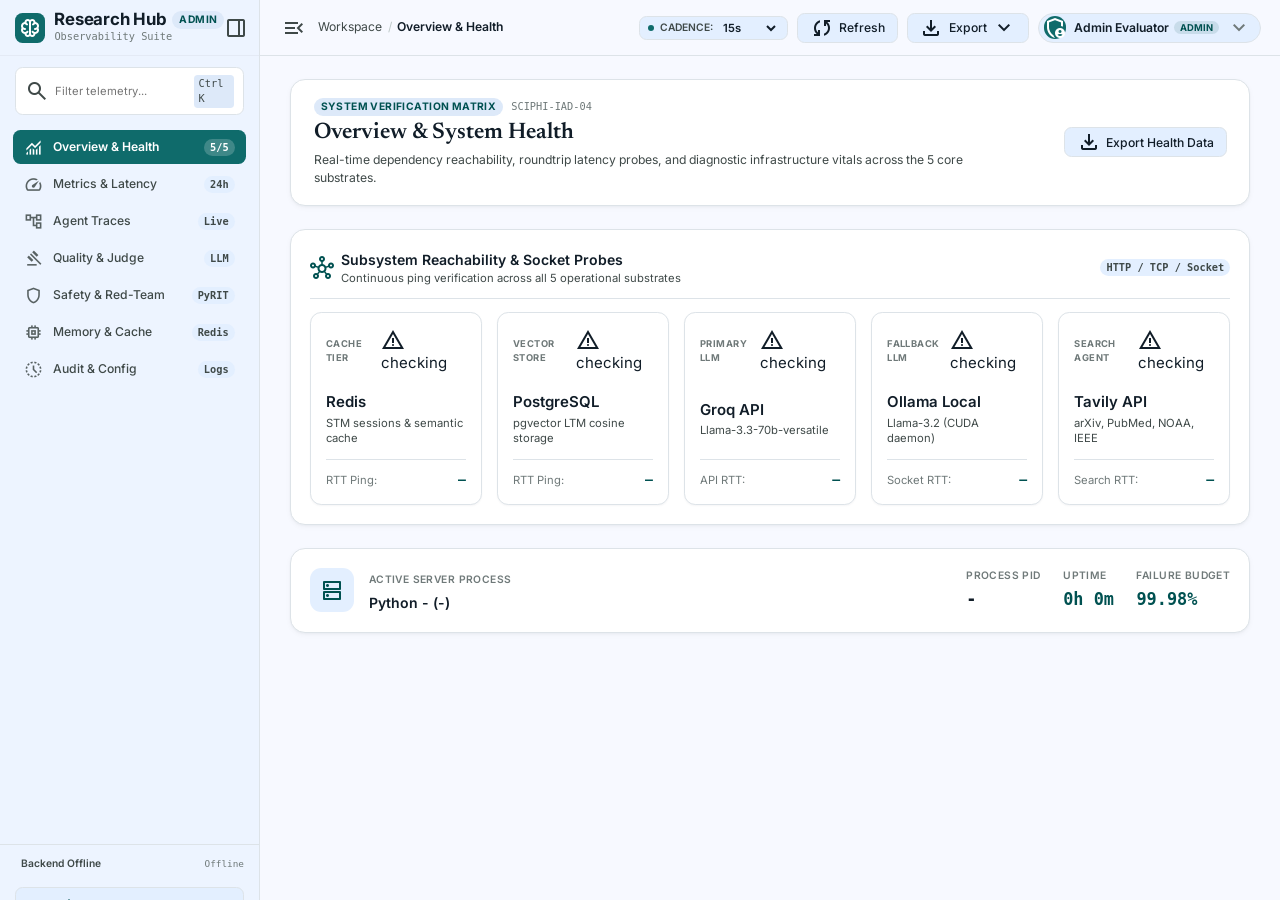
<file: ui/admin/index.html>
﻿<!DOCTYPE html>
<html lang="en">
<head>
  <meta charset="utf-8"/>
  <meta name="viewport" content="width=device-width, initial-scale=1.0"/>
  <title>Admin Observability Suite â€” Research Hub</title>
  <meta name="description" content="Granular diagnostics, telemetry, LangGraph 4-agent traces, quality scoring, safety red-teaming, and memory controls."/>

  <!-- Google Typography: Inter (UI), Newsreader (Editorial Serif), JetBrains Mono (Metrology) -->
  <link rel="preconnect" href="https://fonts.googleapis.com"/>
  <link rel="preconnect" href="https://fonts.gstatic.com" crossorigin=""/>
  <link href="https://fonts.googleapis.com/css2?family=Inter:wght@400;500;600;700&family=JetBrains+Mono:wght@400;500;600;700&family=Newsreader:ital,opsz,wght@0,6..72,400;0,6..72,500;1,6..72,400&display=swap" rel="stylesheet"/>
  <link href="https://fonts.googleapis.com/css2?family=Material+Symbols+Outlined:opsz,wght,FILL,GRAD@20..48,100..700,0..1,-50..200" rel="stylesheet"/>

  <!-- Shared Academic Editorial Intelligence Design System -->
  <link rel="stylesheet" href="../user/css/style.css"/>
  <link rel="stylesheet" href="css/admin-style.css"/>
</head>
<body>

  <div class="admin-layout" id="app-root">

    <!-- Mobile Sidebar Backdrop Overlay -->
    <div class="sidebar-backdrop" id="sidebar-backdrop"></div>

    <!-- ======================================================================
         LEFT SIDEBAR (Admin Observability Navigation)
         ====================================================================== -->
    <aside class="sidebar" id="sidebar">
      
      <!-- Brand & Collapser -->
      <div class="sidebar-header">
        <a href="index.html" class="brand-wrapper" title="Admin Observability Suite" style="text-decoration: none; color: inherit;">
          <div class="brand-icon" style="background-color: var(--primary-container); color: #ffffff;">
            <span class="material-symbols-outlined text-[18px]">neurology</span>
          </div>
          <div style="display: flex; flex-direction: column;">
            <div style="display: flex; align-items: center; gap: 6px;">
              <span class="brand-title">Research Hub</span>
              <span class="sidebar-admin-tag">Admin</span>
            </div>
            <span style="font-size: 0.6875rem; color: var(--outline); font-family: var(--font-mono);">Observability Suite</span>
          </div>
        </a>
        <button class="icon-btn" id="sidebar-close-btn" title="Close sidebar" type="button">
          <span class="material-symbols-outlined text-[18px]">dock_to_left</span>
        </button>
      </div>

      <!-- Action Search -->
      <div class="sidebar-actions">
        <div class="search-trigger-btn" style="cursor: default;">
          <div class="search-trigger-left" style="width: 100%;">
            <span class="material-symbols-outlined text-[16px]">search</span>
            <input
              type="text"
              id="headerGlobalSearch"
              placeholder="Filter telemetry..."
              style="background: transparent; border: none; outline: none; width: 100%; font-size: 0.75rem; color: var(--on-surface);"
            />
          </div>
          <kbd class="shortcut-kbd" style="background: var(--surface-container-high); color: var(--on-surface-variant);">Ctrl K</kbd>
        </div>
      </div>

      <!-- Observability Navigation Tabs -->
      <nav class="sidebar-nav" id="adminSidebarNav" style="gap: 3px;">
        <a class="admin-nav-item active" data-path="overview-health" href="#overview-health">
          <div class="admin-nav-item-left">
            <span class="material-symbols-outlined">monitoring</span>
            <span>Overview &amp; Health</span>
          </div>
          <span class="admin-nav-chip">5/5</span>
        </a>

        <a class="admin-nav-item" data-path="metrics-latency" href="#metrics-latency">
          <div class="admin-nav-item-left">
            <span class="material-symbols-outlined">speed</span>
            <span>Metrics &amp; Latency</span>
          </div>
          <span class="admin-nav-chip">24h</span>
        </a>

        <a class="admin-nav-item" data-path="agent-traces" href="#agent-traces">
          <div class="admin-nav-item-left">
            <span class="material-symbols-outlined">account_tree</span>
            <span>Agent Traces</span>
          </div>
          <span class="admin-nav-chip">Live</span>
        </a>

        <a class="admin-nav-item" data-path="quality-judge" href="#quality-judge">
          <div class="admin-nav-item-left">
            <span class="material-symbols-outlined">gavel</span>
            <span>Quality &amp; Judge</span>
          </div>
          <span class="admin-nav-chip">LLM</span>
        </a>

        <a class="admin-nav-item" data-path="safety-red-team" href="#safety-red-team">
          <div class="admin-nav-item-left">
            <span class="material-symbols-outlined">shield</span>
            <span>Safety &amp; Red-Team</span>
          </div>
          <span class="admin-nav-chip">PyRIT</span>
        </a>

        <a class="admin-nav-item" data-path="memory-cache" href="#memory-cache">
          <div class="admin-nav-item-left">
            <span class="material-symbols-outlined">memory</span>
            <span>Memory &amp; Cache</span>
          </div>
          <span class="admin-nav-chip">Redis</span>
        </a>

        <a class="admin-nav-item" data-path="audit-logs-config" href="#audit-logs-config">
          <div class="admin-nav-item-left">
            <span class="material-symbols-outlined">history_toggle_off</span>
            <span>Audit &amp; Config</span>
          </div>
          <span class="admin-nav-chip">Logs</span>
        </a>
      </nav>

      <!-- Sidebar Footer with Status & Password-Protected Return to User Mode -->
      <div class="sidebar-footer" style="flex-direction: column; align-items: stretch; gap: 0.5rem; padding: 0.75rem 1rem;">
        <div class="backend-status-pill" style="justify-content: space-between; width: 100%;">
          <div style="display: flex; align-items: center; gap: 6px;">
            <span class="status-dot-active"></span>
            <span style="font-size: 0.6875rem; font-weight: 600;">Live Backend</span>
          </div>
          <span style="font-size: 0.625rem; font-family: var(--font-mono); color: var(--outline);" id="lastCheckTimeDisplay">Live</span>
        </div>

        <button type="button" class="btn-sidebar-return-user" id="btn-sidebar-switch-user" title="Switch to Scholar Workspace (Password Required)">
          <span class="material-symbols-outlined text-[16px]">arrow_back</span>
          <span>Switch to User Mode</span>
        </button>
      </div>
    </aside>

    <!-- Mobile Sidebar Backdrop -->
    <div class="sidebar-backdrop" id="sidebar-backdrop"></div>

    <!-- ======================================================================
         MAIN CONTENT AREA
         ====================================================================== -->
    <div class="admin-main">
      
      <!-- Top App Header (Consistent with User Mode) -->
      <header class="app-header">
        <div class="header-left">
          <button class="icon-btn" id="btn-toggle-sidebar" title="Toggle navigation sidebar" type="button">
            <span class="material-symbols-outlined text-[20px]" id="sidebar-toggle-icon">menu_open</span>
          </button>
          <div class="header-breadcrumb">
            <span class="breadcrumb-root">Workspace</span>
            <span class="breadcrumb-sep">/</span>
            <span class="breadcrumb-current" id="admin-breadcrumb-title">Overview &amp; Health</span>
          </div>
        </div>

        <div class="header-right">
          <!-- Refresh Interval Selector -->
          <div style="display: flex; align-items: center; gap: 6px; padding: 3px 8px; border-radius: var(--radius-md); background: var(--surface-container); border: 1px solid var(--border-color); font-size: 0.75rem;">
            <span class="status-dot-active"></span>
            <span style="color: var(--on-surface-variant); font-size: 0.6875rem; font-weight: 600; text-transform: uppercase;">Cadence:</span>
            <select id="headerIntervalSelect" style="background: transparent; border: none; font-family: inherit; font-size: 0.75rem; color: var(--on-surface); font-weight: 600; outline: none; cursor: pointer;">
              <option value="15s" selected>15s</option>
              <option value="paused">Paused</option>
              <option value="5s">5s</option>
              <option value="30s">30s</option>
              <option value="60s">60s</option>
            </select>
          </div>

          <!-- Refresh Now Button -->
          <button class="btn-header-action" id="headerRefreshBtn" type="button" title="Poll Live Telemetry Now">
            <span class="material-symbols-outlined text-[16px]">sync</span>
            <span>Refresh</span>
          </button>

          <!-- Export Dropdown -->
          <div class="relative-dropdown-container" style="position: relative;">
            <button class="btn-header-action" id="headerExportBtn" type="button" title="Export Telemetry Data">
              <span class="material-symbols-outlined text-[16px]">download</span>
              <span>Export</span>
              <span class="material-symbols-outlined text-[14px]">expand_more</span>
            </button>
            <div class="profile-dropdown" id="exportDropdownMenu" style="right: 0; min-width: 160px; top: calc(100% + 6px);">
              <button class="profile-action-item" id="exportCsvAction" type="button">
                <span class="material-symbols-outlined text-[16px]">table_view</span>
                <span>Export CSV (.csv)</span>
              </button>
              <button class="profile-action-item" id="exportJsonAction" type="button">
                <span class="material-symbols-outlined text-[16px]">data_object</span>
                <span>Export JSON (.json)</span>
              </button>
            </div>
          </div>

          <!-- Profile Component: Exactly identical to User Mode -->
          <div class="profile-container" id="profile-container">
            <button class="btn-profile" id="btn-profile-trigger" type="button" title="Admin Profile &amp; Role Access">
              <div class="profile-avatar-badge" id="profile-avatar-badge" style="background: var(--primary-container); color: #ffffff;">
                <span class="material-symbols-outlined text-[16px]" id="profile-avatar-icon">admin_panel_settings</span>
              </div>
              <div class="profile-label-group">
                <span class="profile-user-name" id="profile-user-name">Admin Evaluator</span>
                <span class="profile-role-tag" id="profile-role-tag" style="background: rgba(0, 81, 81, 0.12); color: var(--primary);">Admin</span>
              </div>
              <span class="material-symbols-outlined text-[16px] profile-chevron" id="profile-chevron">expand_more</span>
            </button>

            <!-- Profile Dropdown Menu -->
            <div class="profile-dropdown" id="profile-dropdown">
              <div class="profile-dropdown-header">
                <div class="profile-dropdown-avatar" style="background: var(--primary-container); color: #ffffff;">
                  <span class="material-symbols-outlined text-[20px]">admin_panel_settings</span>
                </div>
                <div class="profile-dropdown-info">
                  <h4 class="profile-dropdown-name">Admin Evaluator</h4>
                  <p class="profile-dropdown-email">admin@platform.ai</p>
                  <div class="profile-status-pill">
                    <span class="status-dot-active"></span>
                    <span>System Admin (Evaluator)</span>
                  </div>
                </div>
              </div>

              <div class="profile-dropdown-divider"></div>

              <!-- Role Switcher: Switching to User asks for User Password! -->
              <div class="profile-role-section">
                <div class="profile-section-title">Login Role Access</div>
                <div class="profile-role-toggle-group">
                  <button class="profile-role-switch-btn" id="profile-switch-user" type="button">
                    <span class="material-symbols-outlined text-[15px]">person</span>
                    <span>User Mode</span>
                  </button>
                  <button class="profile-role-switch-btn active" id="profile-switch-admin" type="button">
                    <span class="material-symbols-outlined text-[15px]">admin_panel_settings</span>
                    <span>Admin Mode</span>
                  </button>
                </div>
                <p class="profile-role-desc">
                  Full model diagnostics active: LLM-as-a-judge scores, prompt critiques, and agent trace latencies are visible.
                </p>
              </div>

              <div class="profile-dropdown-divider"></div>

              <div class="profile-dropdown-actions">
                <button class="profile-action-item" id="btn-switch-to-user-dropdown" type="button">
                  <span class="material-symbols-outlined text-[16px]">logout</span>
                  <span>Switch to User Mode (Verify Password)</span>
                </button>
                <button class="profile-action-item" id="headerLogoutBtn" type="button">
                  <span class="material-symbols-outlined text-[16px]">lock</span>
                  <span>Lock Admin Session</span>
                </button>
              </div>
            </div>
          </div>
        </div>
      </header>

      <!-- Scrollable Admin Views Canvas -->
      <div class="admin-scroll-area">

        <!-- ==================== TAB 1: OVERVIEW & HEALTH ==================== -->
        <section id="panel-overview-health" class="admin-view-panel">
          <!-- Banner -->
          <div class="dashboard-banner">
            <div>
              <div style="display: flex; align-items: center; gap: 8px;">
                <span class="sidebar-admin-tag">System Verification Matrix</span>
                <span style="font-size: 0.6875rem; font-family: var(--font-mono); color: var(--outline);">SCIPHI-IAD-04</span>
              </div>
              <h1 class="dashboard-banner-title">Overview &amp; System Health</h1>
              <p class="dashboard-banner-desc">
                Real-time dependency reachability, roundtrip latency probes, and diagnostic infrastructure vitals across the 5 core substrates.
              </p>
            </div>
            <div class="dashboard-banner-actions">
              <button class="btn-header-action" onclick="AdminController.exportScoresData('csv')" type="button">
                <span class="material-symbols-outlined text-[18px]">download</span>
                <span>Export Health Data</span>
              </button>
            </div>
          </div>

          <!-- 5 Core Dependency Probes Grid -->
          <div class="admin-card">
            <div class="admin-card-header">
              <div class="admin-card-title-group">
                <span class="material-symbols-outlined text-[20px]" style="color: var(--primary);">hub</span>
                <div>
                  <h3 class="admin-card-title">Subsystem Reachability &amp; Socket Probes</h3>
                  <p class="admin-card-subtitle">Continuous ping verification across all 5 operational substrates</p>
                </div>
              </div>
              <span class="admin-nav-chip">HTTP / TCP / Socket</span>
            </div>

            <div class="probes-grid">
              <!-- 1. Redis -->
              <div class="probe-card">
                <div class="probe-card-top">
                  <span class="probe-tier-tag">Cache Tier</span>
                  <span id="status-redis" class="probe-status-badge">
                    <span class="material-symbols-outlined text-[13px]">hourglass_empty</span>
                    <span>Checking...</span>
                  </span>
                </div>
                <div>
                  <h4 class="probe-name">Redis</h4>
                  <p class="probe-desc">STM sessions &amp; semantic cache</p>
                </div>
                <div class="probe-metrology-row">
                  <span style="color: var(--outline);">RTT Ping:</span>
                  <span id="rtt-redis" class="probe-latency-val">â€”</span>
                </div>
              </div>

              <!-- 2. Postgres -->
              <div class="probe-card">
                <div class="probe-card-top">
                  <span class="probe-tier-tag">Vector Store</span>
                  <span id="status-postgres" class="probe-status-badge">
                    <span class="material-symbols-outlined text-[13px]">hourglass_empty</span>
                    <span>Checking...</span>
                  </span>
                </div>
                <div>
                  <h4 class="probe-name">PostgreSQL</h4>
                  <p class="probe-desc">pgvector LTM cosine storage</p>
                </div>
                <div class="probe-metrology-row">
                  <span style="color: var(--outline);">RTT Ping:</span>
                  <span id="rtt-postgres" class="probe-latency-val">â€”</span>
                </div>
              </div>

              <!-- 3. Groq LLM -->
              <div class="probe-card">
                <div class="probe-card-top">
                  <span class="probe-tier-tag">Primary LLM</span>
                  <span id="status-groq" class="probe-status-badge">
                    <span class="material-symbols-outlined text-[13px]">hourglass_empty</span>
                    <span>Checking...</span>
                  </span>
                </div>
                <div>
                  <h4 class="probe-name">Groq API</h4>
                  <p class="probe-desc">Llama-3.3-70b-versatile</p>
                </div>
                <div class="probe-metrology-row">
                  <span style="color: var(--outline);">API RTT:</span>
                  <span id="rtt-groq" class="probe-latency-val">â€”</span>
                </div>
              </div>

              <!-- 4. Ollama Local -->
              <div class="probe-card">
                <div class="probe-card-top">
                  <span class="probe-tier-tag">Fallback LLM</span>
                  <span id="status-ollama" class="probe-status-badge">
                    <span class="material-symbols-outlined text-[13px]">hourglass_empty</span>
                    <span>Checking...</span>
                  </span>
                </div>
                <div>
                  <h4 class="probe-name">Ollama Local</h4>
                  <p class="probe-desc">Llama-3.2 (CUDA daemon)</p>
                </div>
                <div class="probe-metrology-row">
                  <span style="color: var(--outline);">Socket RTT:</span>
                  <span id="rtt-ollama" class="probe-latency-val">â€”</span>
                </div>
              </div>

              <!-- 5. Tavily Search -->
              <div class="probe-card">
                <div class="probe-card-top">
                  <span class="probe-tier-tag">Search Agent</span>
                  <span id="status-tavily" class="probe-status-badge">
                    <span class="material-symbols-outlined text-[13px]">hourglass_empty</span>
                    <span>Checking...</span>
                  </span>
                </div>
                <div>
                  <h4 class="probe-name">Tavily API</h4>
                  <p class="probe-desc">arXiv, PubMed, NOAA, IEEE</p>
                </div>
                <div class="probe-metrology-row">
                  <span style="color: var(--outline);">Search RTT:</span>
                  <span id="rtt-tavily" class="probe-latency-val">â€”</span>
                </div>
              </div>
            </div>
          </div>

          <!-- Active Server Process Card -->
          <div class="process-runtime-card">
            <div style="display: flex; align-items: center; gap: 1rem;">
              <div style="width: 44px; height: 44px; border-radius: var(--radius-lg); background: var(--surface-container); display: flex; align-items: center; justify-content: center; color: var(--primary);">
                <span class="material-symbols-outlined text-[26px]">dns</span>
              </div>
              <div>
                <span class="process-stat-label">Active Server Process</span>
                <h4 style="font-size: 0.9375rem; font-weight: 600; color: var(--on-surface); margin-top: 2px;" id="healthPythonDisplay">â€”</h4>
              </div>
            </div>

            <div class="process-tiles-cluster">
              <div class="process-stat-tile">
                <span class="process-stat-label">Process PID</span>
                <span class="process-stat-val" id="healthPidDisplay">â€”</span>
              </div>
              <div class="process-stat-tile">
                <span class="process-stat-label">Uptime</span>
                <span class="process-stat-val" id="healthUptimeDisplay" style="color: var(--primary);">â€”</span>
              </div>
              <div class="process-stat-tile">
                <span class="process-stat-label">Failure Budget</span>
                <span class="process-stat-val" style="color: var(--primary);">99.98%</span>
              </div>
            </div>
          </div>
        </section>

        <!-- ==================== TAB 2: METRICS & LATENCY ==================== -->
        <section id="panel-metrics-latency" class="admin-view-panel hidden">
          <!-- Banner & Time Filter -->
          <div class="dashboard-banner">
            <div>
              <span class="sidebar-admin-tag">Performance Metrology</span>
              <h1 class="dashboard-banner-title">Metrics &amp; Latency Telemetry</h1>
              <p class="dashboard-banner-desc">
                Distribution percentiles, cache hit ratios, error rates, and provider fallback trends across time windows.
              </p>
            </div>
            <!-- Time Filter -->
            <div style="display: flex; align-items: center; gap: 4px; padding: 4px; border-radius: var(--radius-md); background: var(--surface-container); border: 1px solid var(--border-color);">
              <button class="time-pill-btn metrics-range-btn" data-range="1h">1h</button>
              <button class="time-pill-btn metrics-range-btn active" data-range="24h">24h</button>
              <button class="time-pill-btn metrics-range-btn" data-range="7d">7d</button>
              <button class="time-pill-btn metrics-range-btn" data-range="all">All</button>
            </div>
          </div>

          <!-- Top Throughput & Health Summary (5 Cards) -->
          <div class="summary-tiles-grid" style="grid-template-columns: repeat(auto-fit, minmax(180px, 1fr));">
            <div class="summary-stat-card">
              <span class="process-stat-label">Total Inquiries</span>
              <div class="summary-stat-num" id="metricTotalRequests">0</div>
              <span class="summary-stat-sub" style="color: var(--primary);">Live telemetry captured</span>
            </div>
            <div class="summary-stat-card">
              <span class="process-stat-label">Error Rate</span>
              <div class="summary-stat-num" id="metricErrorRate">0.00%</div>
              <span class="summary-stat-sub">Pipeline error ratio</span>
            </div>
            <div class="summary-stat-card">
              <span class="process-stat-label">Semantic Cache Hit Rate</span>
              <div class="summary-stat-num" id="metricCacheHitRate" style="color: var(--primary);">0.0%</div>
              <span class="summary-stat-sub" style="color: var(--primary);">Direct vector hits</span>
            </div>
            <div class="summary-stat-card">
              <span class="process-stat-label">Provider Fallbacks</span>
              <div class="summary-stat-num" id="metricFallbacks">0</div>
              <span class="summary-stat-sub">Fallback routing events</span>
            </div>
            <div class="summary-stat-card">
              <span class="process-stat-label">Tokens Consumed</span>
              <div class="summary-stat-num" id="metricTotalTokens" style="color: var(--primary);">0</div>
              <span class="summary-stat-sub" id="metricTokensSub">Prompt &amp; Completion tokens</span>
            </div>
          </div>

          <!-- End-to-End Latency Distribution -->
          <div class="admin-card">
            <div class="admin-card-header">
              <div class="admin-card-title-group">
                <span class="material-symbols-outlined text-[20px]" style="color: var(--primary);">timer</span>
                <div>
                  <h3 class="admin-card-title">End-to-End Synthesis Latency Distribution</h3>
                  <p class="admin-card-subtitle">Percentile boundaries computed over selected time window</p>
                </div>
              </div>
              <span class="admin-nav-chip">Percentile Metrics</span>
            </div>

            <div class="metric-tiles-grid">
              <div class="metric-tile">
                <span class="metric-tile-label">P50 (Median)</span>
                <span class="metric-tile-number" id="metricP50">â€”</span>
              </div>
              <div class="metric-tile">
                <span class="metric-tile-label">P90</span>
                <span class="metric-tile-number" id="metricP90">â€”</span>
              </div>
              <div class="metric-tile">
                <span class="metric-tile-label">P95</span>
                <span class="metric-tile-number accent" id="metricP95">â€”</span>
              </div>
              <div class="metric-tile">
                <span class="metric-tile-label">P99</span>
                <span class="metric-tile-number warning" id="metricP99">â€”</span>
              </div>
              <div class="metric-tile">
                <span class="metric-tile-label">Average</span>
                <span class="metric-tile-number" id="metricAvg">â€”</span>
              </div>
              <div class="metric-tile">
                <span class="metric-tile-label">Min / Max</span>
                <span class="metric-tile-number" id="metricMinMax" style="font-size: 0.9375rem;">â€”</span>
              </div>
            </div>
          </div>
        </section>

        <!-- ==================== TAB 3: AGENT TRACES & WATERFALL ==================== -->
        <section id="panel-agent-traces" class="admin-view-panel hidden">
          <!-- Banner & Outcome Filters -->
          <div class="dashboard-banner">
            <div>
              <span class="sidebar-admin-tag">LangGraph 4-Agent Pipeline</span>
              <h1 class="dashboard-banner-title">Agent Execution Traces</h1>
              <p class="dashboard-banner-desc">
                Inspect granular multi-agent execution spans, prompt cache efficiency, and step-by-step waterfall latency analysis.
              </p>
            </div>
            <!-- Status & Search Filter -->
            <div style="display: flex; align-items: center; gap: 8px; flex-wrap: wrap;">
              <div style="display: flex; align-items: center; gap: 4px; padding: 4px; border-radius: var(--radius-md); background: var(--surface-container); border: 1px solid var(--border-color);">
                <button class="time-pill-btn trace-filter-outcome active" data-outcome="all">All</button>
                <button class="time-pill-btn trace-filter-outcome" data-outcome="success">Success</button>
                <button class="time-pill-btn trace-filter-outcome" data-outcome="blocked">Blocked</button>
              </div>
              <div style="position: relative; display: flex; align-items: center;">
                <span class="material-symbols-outlined text-[15px]" style="position: absolute; left: 8px; color: var(--outline); pointer-events: none;">search</span>
                <input type="text" id="traceSearchInput" placeholder="Search inquiries or models..." style="padding: 0.35rem 0.65rem 0.35rem 1.75rem; font-size: 0.75rem; border-radius: var(--radius-md); border: 1px solid var(--border-color); background: var(--surface-container); color: var(--on-surface); outline: none; width: 190px;" />
              </div>
            </div>
          </div>

          <!-- Split Layout: Table (7) & Waterfall (5) -->
          <div class="traces-split-layout">
            <!-- Traces Table -->
            <div class="admin-table-container">
              <div class="admin-table-header">
                <span class="admin-card-title">Recorded Inquiries &amp; Traces</span>
                <span class="admin-card-subtitle">Click row to inspect waterfall</span>
              </div>
              <div class="admin-table-scroll">
                <table class="admin-table">
                  <thead>
                    <tr>
                      <th style="width: 85px;">Request ID</th>
                      <th>Inquiry &amp; Model Execution</th>
                      <th style="width: 85px;">Outcome</th>
                      <th style="width: 75px;">Duration</th>
                      <th style="width: 60px; text-align: center;">Cache</th>
                      <th style="width: 65px;">Score</th>
                      <th style="width: 45px; text-align: right;">Inspect</th>
                    </tr>
                  </thead>
                  <tbody id="tracesTableBody">
                    <!-- Injected dynamically via admin-app.js -->
                  </tbody>
                </table>
              </div>
            </div>

            <!-- Waterfall Inspector -->
            <div class="waterfall-inspector-card">
              <div style="display: flex; flex-direction: column; gap: 8px; padding-bottom: 0.75rem; border-bottom: 1px solid var(--border-color);">
                <div style="display: flex; align-items: center; justify-content: space-between;">
                  <span class="sidebar-admin-tag">Execution Waterfall</span>
                  <span id="waterfallDuration" style="font-family: var(--font-mono); font-weight: 700; color: var(--primary); font-size: 0.8125rem;">â€”</span>
                </div>
                <h3 id="waterfallTopicTitle" style="font-size: 1.0625rem; font-weight: 600; color: var(--on-surface); margin-top: 2px;">No Trace Selected</h3>
                <div style="display: flex; align-items: center; justify-content: space-between; font-family: var(--font-mono); font-size: 0.6875rem; color: var(--outline);">
                  <span id="waterfallRequestId">â€”</span>
                  <span id="waterfallModel">â€”</span>
                </div>

                <!-- Detailed Model, Fallback & Token Telemetry Box -->
                <div id="waterfallDiagnosticsCard" style="display: grid; grid-template-columns: repeat(2, 1fr); gap: 6px; padding: 8px; background: var(--surface-container-low); border: 1px solid var(--border-color); border-radius: var(--radius-md); font-family: var(--font-mono); font-size: 0.6875rem;">
                  <div style="display: flex; flex-direction: column; gap: 2px;">
                    <span style="color: var(--outline); text-transform: uppercase; font-size: 0.625rem;">Active Model</span>
                    <span id="waterfallModelBadge" style="font-weight: 600; color: var(--on-surface); word-break: break-all;">â€”</span>
                  </div>
                  <div style="display: flex; flex-direction: column; gap: 2px;">
                    <span style="color: var(--outline); text-transform: uppercase; font-size: 0.625rem;">Fallback Status</span>
                    <span id="waterfallFallbackBadge" style="font-weight: 600; color: var(--primary);">â€”</span>
                  </div>
                  <div style="display: flex; flex-direction: column; gap: 2px;">
                    <span style="color: var(--outline); text-transform: uppercase; font-size: 0.625rem;">Tokens Consumed</span>
                    <span id="waterfallTokensBadge" style="font-weight: 600; color: var(--primary);">â€”</span>
                  </div>
                  <div style="display: flex; flex-direction: column; gap: 2px;">
                    <span style="color: var(--outline); text-transform: uppercase; font-size: 0.625rem;">Est. Cost / Score</span>
                    <span id="waterfallCostBadge" style="font-weight: 600; color: var(--on-surface);">â€”</span>
                  </div>
                </div>

                <!-- Fallback Details Alert Banner (Visible when fallback occurred) -->
                <div id="waterfallFallbackAlert" style="display: none; padding: 6px 8px; background: rgba(234, 155, 0, 0.12); border: 1px solid rgba(234, 155, 0, 0.3); border-radius: var(--radius-sm); font-size: 0.6875rem; color: #b45309;">
                  <span class="material-symbols-outlined text-[14px]" style="vertical-align: middle; margin-right: 4px;">warning</span>
                  <span id="waterfallFallbackText">Fallback triggered</span>
                </div>

                <!-- Process Token Consumption Belt (Search, Summarize, Write, Verify...) -->
                <div id="waterfallProcessTokensSection" style="display: flex; flex-direction: column; gap: 6px; padding: 8px 10px; background: var(--surface-container); border: 1px solid var(--border-color); border-radius: var(--radius-md);">
                  <div style="display: flex; align-items: center; justify-content: space-between;">
                    <span style="font-size: 0.6875rem; font-weight: 700; color: var(--on-surface); text-transform: uppercase; letter-spacing: 0.04em; display: flex; align-items: center; gap: 4px;">
                      <span class="material-symbols-outlined text-[15px]" style="color: var(--primary);">donut_small</span>
                      Process Token Breakdown
                    </span>
                    <span id="waterfallProcessTokensTotal" style="font-family: var(--font-mono); font-size: 0.6875rem; font-weight: 700; color: var(--primary);">0 tokens</span>
                  </div>

                  <!-- Segmented visual proportion bar -->
                  <div id="waterfallProcessTokensBar" style="display: flex; width: 100%; height: 6px; border-radius: 9999px; overflow: hidden; background: var(--surface-container-high); gap: 2px;">
                    <!-- Segmented spans injected dynamically -->
                  </div>

                  <!-- Chips for Router, Search, Summarize, Write, Verify -->
                  <div id="waterfallProcessTokensChips" style="display: flex; flex-wrap: wrap; gap: 4px; margin-top: 2px;">
                    <!-- Process badges injected dynamically -->
                  </div>
                </div>
              </div>

              <!-- Steps Breakdown Container -->
              <div style="display: flex; flex-direction: column; gap: 0.625rem; overflow-y: auto; max-height: 440px; padding-right: 4px;" id="waterfallStepsContainer">
                <!-- Injected dynamically via renderTraceWaterfall -->
              </div>
            </div>
          </div>
        </section>

        <!-- ==================== TAB 4: QUALITY & LLM-AS-A-JUDGE ==================== -->
        <section id="panel-quality-judge" class="admin-view-panel hidden">
          <!-- Banner & Action -->
          <div class="dashboard-banner">
            <div>
              <span class="sidebar-admin-tag">Automated &amp; Human Evaluation</span>
              <h1 class="dashboard-banner-title">Quality &amp; LLM-as-a-Judge</h1>
              <p class="dashboard-banner-desc">
                Continuous automated evaluation scores ingested from <code style="font-family: var(--font-mono); color: var(--primary);">logs/scores.jsonl</code> with human reviewer calibration.
              </p>
            </div>
            <button class="btn-header-action" onclick="AdminController.exportScoresData('json')" type="button" style="padding: 0.5rem 1rem; width: auto;">
              <span class="material-symbols-outlined text-[18px]">data_object</span>
              <span>Export Scores</span>
            </button>
          </div>

          <!-- Gauges Cluster -->
          <div class="metric-tiles-grid">
            <div class="metric-tile">
              <span class="metric-tile-label">Average Overall</span>
              <span class="metric-tile-number accent" id="qualityAvgOverall">â€”</span>
            </div>
            <div class="metric-tile">
              <span class="metric-tile-label">Relevance</span>
              <span class="metric-tile-number" id="qualityAvgRelevance">â€”</span>
            </div>
            <div class="metric-tile">
              <span class="metric-tile-label">Accuracy</span>
              <span class="metric-tile-number" id="qualityAvgAccuracy">â€—</span>
            </div>
            <div class="metric-tile">
              <span class="metric-tile-label">Clarity</span>
              <span class="metric-tile-number" id="qualityAvgClarity">â€—</span>
            </div>
            <div class="metric-tile">
              <span class="metric-tile-label">Low Scores (<7.0)</span>
              <span class="metric-tile-number warning" id="qualityLowScoreCount">0</span>
            </div>
            <div class="metric-tile">
              <span class="metric-tile-label">Human Reviews</span>
              <span class="metric-tile-number" id="qualityHumanReviewsCount">0</span>
            </div>
          </div>

          <!-- Scores Table -->
          <div class="admin-table-container">
            <div class="admin-table-header">
              <span class="admin-card-title">Evaluation Scores Feed</span>
              <span class="admin-card-subtitle">Total records: <span id="qualityTotalGraded">0</span></span>
            </div>
            <div class="admin-table-scroll">
              <table class="admin-table">
                <thead>
                  <tr>
                    <th>Research Topic</th>
                    <th>Overall</th>
                    <th>Rel</th>
                    <th>Acc</th>
                    <th>Cla</th>
                    <th>Status</th>
                    <th>Judge Critique</th>
                  </tr>
                </thead>
                <tbody id="qualityScoresTableBody">
                  <!-- Injected via admin-app.js -->
                </tbody>
              </table>
            </div>
          </div>

          <!-- Human Reviews Table -->
          <div class="admin-table-container">
            <div class="admin-table-header">
              <div style="display: flex; align-items: center; justify-content: space-between; flex-wrap: wrap; gap: 8px;">
                <span class="admin-card-title">Human Evaluation Reviews</span>
                <button class="btn-header-action" onclick="AdminController.openHumanReviewModal()" type="button" style="padding: 0.5rem 1rem; width: auto;">
                  <span class="material-symbols-outlined text-[16px]">add</span>
                  <span>Add Human Review</span>
                </button>
              </div>
              <span class="admin-card-subtitle">Human reviewer calibration separate from automated LLM-as-a-judge scores</span>
            </div>
            <div class="admin-table-scroll">
              <table class="admin-table">
                <thead>
                  <tr>
                    <th>Topic</th>
                    <th>Reviewer</th>
                    <th>Overall</th>
                    <th>Rel</th>
                    <th>Acc</th>
                    <th>Cla</th>
                    <th>Status</th>
                    <th>Flagged for Rerun</th>
                    <th>Feedback Notes</th>
                    <th>Time (IST)</th>
                  </tr>
                </thead>
                <tbody id="qualityHumanReviewsTableBody">
                  <!-- Injected via admin-app.js -->
                </tbody>
              </table>
            </div>
          </div>
        </section>

        <!-- ==================== TAB 5: SAFETY & RED-TEAMING ==================== -->
        <section id="panel-safety-red-team" class="admin-view-panel hidden">
          <!-- Banner -->
          <div class="dashboard-banner">
            <div>
              <span class="sidebar-admin-tag">Guardrails &amp; Adversarial Benchmarking</span>
              <h1 class="dashboard-banner-title">Safety &amp; Red-Teaming</h1>
              <p class="dashboard-banner-desc">
                Real guardrail blocks from user traffic, kept separate from PyRIT red-team test runs. Events caused by red-team runs are tagged and hidden from production incidents by default.
              </p>
            </div>
            <div class="safety-toolbar">
              <button type="button" class="btn-header-action" id="safetyRefreshButton" title="Reload safety events and red-team results">
                <span class="material-symbols-outlined text-[16px]">sync</span>
                Refresh
              </button>
            </div>
          </div>

          <!-- PyRIT Benchmark Suite -->
          <div class="admin-card">
            <div class="admin-card-header">
              <div class="admin-card-title-group">
                <span class="material-symbols-outlined text-[20px]" style="color: var(--primary);">shield</span>
                <div>
                  <h3 class="admin-card-title">Live PyRIT Platform Integration Test</h3>
                  <p class="admin-card-subtitle">Runs fixed direct-injection cases through the real API and indirect XPIA cases through LangGraph agents.</p>
                </div>
              </div>
              <span class="admin-nav-chip">Fixed case set</span>
            </div>

            <div class="admin-card-subtitle" id="safetyRedteamRunMeta">Loading latest benchmark...</div>
            <p class="admin-card-subtitle" id="safetyRedteamScopeNote" style="color: var(--error); margin-top: 6px;">
              Live run: tests this platform only with up to 11 fixed cases. It invokes the configured LLM and may consume provider quota; if a direct attack bypasses input checks, the normal research pipeline (including configured search) may run. Defenses stay enabled.
            </p>
            <div class="safety-toolbar" style="margin: 8px 0;">
              <select id="safetyRedteamScope" class="safety-select" aria-label="Red-team case set">
                <option value="all">All cases (6 indirect + 5 direct)</option>
                <option value="direct">Direct jailbreaks only (5, fast)</option>
              </select>
              <button type="button" id="safetyRunRedteamButton" class="btn-header-action">
                <span class="material-symbols-outlined text-[16px]">play_circle</span>
                Run Live Platform Test
              </button>
              <button type="button" class="btn-header-action" data-safety-export="redteam" data-format="json" title="Download the latest red-team results as JSON">
                <span class="material-symbols-outlined text-[16px]">download</span>
                Results JSON
              </button>
              <button type="button" class="btn-header-action" data-safety-export="redteam" data-format="csv" title="Download the latest red-team results as CSV">
                <span class="material-symbols-outlined text-[16px]">download</span>
                Results CSV
              </button>
              <span class="admin-card-subtitle" id="safetyRedteamRunStatus"></span>
            </div>

            <div class="summary-tiles-grid">
              <div class="metric-tile">
                <span class="metric-tile-label">Defense Rate</span>
                <span class="metric-tile-number accent" id="safetyDefenseRate">&mdash;</span>
              </div>
              <div class="metric-tile">
                <span class="metric-tile-label">Attacks Defended</span>
                <span class="metric-tile-number" id="safetyTotalAttacks">0 / 0</span>
              </div>
              <div class="metric-tile">
                <span class="metric-tile-label">Reached User</span>
                <span class="metric-tile-number" id="safetyRedteamBreached">0</span>
              </div>
              <div class="metric-tile">
                <span class="metric-tile-label">Indirect Attacks (XPIA)</span>
                <span class="metric-tile-number" id="safetyIndirectAttacks">0</span>
              </div>
              <div class="metric-tile">
                <span class="metric-tile-label">Direct Jailbreaks</span>
                <span class="metric-tile-number" id="safetyDirectAttacks">0</span>
              </div>
              <div class="metric-tile">
                <span class="metric-tile-label">Run Errors</span>
                <span class="metric-tile-number" id="safetyRedteamErrors">0</span>
              </div>
            </div>
            <div class="admin-table-scroll" style="margin-top:12px;">
              <table class="admin-table">
                <thead>
                  <tr><th>Attack</th><th>Preview</th><th>Status</th><th>Evidence / Error</th></tr>
                </thead>
                <tbody id="safetyRedteamAttacksBody">
                  <tr><td colspan="4">No persisted benchmark loaded.</td></tr>
                </tbody>
              </table>
            </div>

            <h4 class="admin-card-title" style="margin-top:16px; font-size: 0.9rem;">Previous Runs</h4>
            <div class="admin-table-scroll" style="margin-top:6px;">
              <table class="admin-table">
                <thead>
                  <tr><th>Recorded</th><th>Run ID</th><th>Case Set</th><th>Mode</th><th>Defended</th><th>Reached User</th><th>Errors</th><th>Defense Rate</th></tr>
                </thead>
                <tbody id="safetyRedteamHistoryBody">
                  <tr><td colspan="8">No previous runs recorded.</td></tr>
                </tbody>
              </table>
            </div>
          </div>

          <!-- Production Incidents -->
          <div class="admin-table-container">
            <div class="admin-table-header">
              <span class="admin-card-title">Live Production Safety Incidents</span>
              <span class="admin-card-subtitle">PII-Sanitized Excerpts (&lt;160 chars). Click a row for details.</span>
            </div>

            <div class="summary-tiles-grid" style="padding: 0 16px;">
              <div class="metric-tile">
                <span class="metric-tile-label">Total Incidents</span>
                <span class="metric-tile-number" id="safetySummaryTotal">0</span>
              </div>
              <div class="metric-tile">
                <span class="metric-tile-label">Last 24 Hours</span>
                <span class="metric-tile-number" id="safetySummaryWindow">0</span>
              </div>
              <div class="metric-tile">
                <span class="metric-tile-label">Blocked</span>
                <span class="metric-tile-number" id="safetySummaryBlocked">0</span>
              </div>
              <div class="metric-tile">
                <span class="metric-tile-label">Sanitized (XPIA)</span>
                <span class="metric-tile-number" id="safetySummarySanitized">0</span>
              </div>
              <div class="metric-tile">
                <span class="metric-tile-label">Latest Incident</span>
                <span class="metric-tile-number" id="safetySummaryLatest" style="font-size: 0.85rem;">&mdash;</span>
              </div>
            </div>

            <div class="safety-toolbar" style="padding: 8px 16px;">
              <select id="safetyFilterSource" class="safety-select" aria-label="Event source">
                <option value="production">Production traffic</option>
                <option value="redteam">Red-team test traffic</option>
                <option value="all">All sources</option>
              </select>
              <select id="safetyFilterCheckType" class="safety-select" aria-label="Check type">
                <option value="">All check types</option>
                <option value="input_rule">Input Rule</option>
                <option value="input_llm">Input LLM Guard</option>
                <option value="output_rule">Output Rule</option>
                <option value="output_llm">Output LLM Guard</option>
                <option value="search_xpia">Search Injection / XPIA</option>
              </select>
              <select id="safetyFilterOutcome" class="safety-select" aria-label="Outcome">
                <option value="">All outcomes</option>
                <option value="blocked">Blocked</option>
                <option value="sanitized">Sanitized</option>
                <option value="flagged">Flagged</option>
              </select>
              <button type="button" class="btn-header-action" data-safety-export="events" data-format="json" title="Download the events shown below as JSON">
                <span class="material-symbols-outlined text-[16px]">download</span>
                Events JSON
              </button>
              <button type="button" class="btn-header-action" data-safety-export="events" data-format="csv" title="Download the events shown below as CSV">
                <span class="material-symbols-outlined text-[16px]">download</span>
                Events CSV
              </button>
              <span class="admin-card-subtitle" id="safetyEventsCount"></span>
            </div>

            <div class="admin-table-scroll">
              <table class="admin-table">
                <thead>
                  <tr>
                    <th>Time</th>
                    <th>Event ID</th>
                    <th>Check Type</th>
                    <th>Reason</th>
                    <th>Sanitized Excerpt</th>
                    <th>Outcome</th>
                  </tr>
                </thead>
                <tbody id="safetyEventsTableBody">
                  <!-- Injected via admin-app.js -->
                </tbody>
              </table>
            </div>
          </div>
        </section>

        <!-- ==================== TAB 6: MEMORY & CACHE ==================== -->
        <section id="panel-memory-cache" class="admin-view-panel hidden">
          <!-- Banner & Action -->
          <div class="dashboard-banner">
            <div>
              <span class="sidebar-admin-tag">Data Substrate Management</span>
              <h1 class="dashboard-banner-title">Memory &amp; Semantic Cache</h1>
              <p class="dashboard-banner-desc">
                Inspect indexed long-term monographs, redis semantic cache entries with TTL countdowns, and active researcher session metadata.
              </p>
            </div>
            <button class="btn-header-action" id="clearAllCacheBtn" type="button" style="background-color: var(--error, #ba1a1a); color: #ffffff; border-color: transparent;">
              <span class="material-symbols-outlined text-[16px]">cleaning_services</span>
              <span>Clear Semantic Cache</span>
            </button>
          </div>

          <!-- 6a: Redis Semantic Cache Entries -->
          <div class="admin-table-container">
            <div class="admin-table-header">
              <span class="admin-card-title">Active Semantic Cache Entries (Redis)</span>
              <span class="admin-nav-chip">Similarity Threshold: 0.85</span>
            </div>
            <div class="admin-table-scroll">
              <table class="admin-table">
                <thead>
                  <tr>
                    <th>Cache Key</th>
                    <th>Topic Query</th>
                    <th>TTL Remaining</th>
                    <th>Cached Preview</th>
                    <th style="text-align: right;">Invalidate</th>
                  </tr>
                </thead>
                <tbody id="semanticCacheTableBody">
                  <!-- Injected via admin-app.js -->
                </tbody>
              </table>
            </div>
          </div>

          <!-- 6b: PostgreSQL Long-Term Memory (LTM) Reports -->
          <div class="admin-table-container">
            <div class="admin-table-header">
              <span class="admin-card-title">PostgreSQL Long-Term Memory (pgvector IVFFlat)</span>
              <span class="admin-nav-chip">Double-Confirmation Enforced</span>
            </div>
            <div class="admin-table-scroll">
              <table class="admin-table">
                <thead>
                  <tr>
                    <th>Report ID</th>
                    <th>Topic</th>
                    <th>Sources</th>
                    <th>Monograph Excerpt</th>
                    <th style="text-align: right;">Delete</th>
                  </tr>
                </thead>
                <tbody id="ltmReportsTableBody">
                  <!-- Injected via admin-app.js -->
                </tbody>
              </table>
            </div>
          </div>

          <!-- 6c: Active Sessions Metadata -->
          <div class="admin-table-container">
            <div class="admin-table-header">
              <span class="admin-card-title">Short-Term Memory Active Sessions (Redis STM)</span>
              <span class="admin-nav-chip">Confidentiality Preserved</span>
            </div>
            <div class="admin-table-scroll">
              <table class="admin-table">
                <thead>
                  <tr>
                    <th>Session ID</th>
                    <th>Turn Count</th>
                    <th>Last Role</th>
                    <th>TTL Countdown</th>
                    <th>Privacy Safeguard</th>
                  </tr>
                </thead>
                <tbody id="activeSessionsTableBody">
                  <!-- Injected via admin-app.js -->
                </tbody>
              </table>
            </div>
          </div>
        </section>

        <!-- ==================== TAB 7: AUDIT LOGS & CONFIG ==================== -->
        <section id="panel-audit-logs-config" class="admin-view-panel hidden">
          <!-- Banner & Action -->
          <div class="dashboard-banner">
            <div>
              <span class="sidebar-admin-tag">Immutable Governance Ledger</span>
              <h1 class="dashboard-banner-title">Audit Logs &amp; System Configuration</h1>
              <p class="dashboard-banner-desc">
                Append-only administrative operations log from <code style="font-family: var(--font-mono); color: var(--primary);">logs/admin_audit.jsonl</code> and read-only runtime configuration draft.
              </p>
            </div>
            <button class="btn-header-action" onclick="AdminController.exportScoresData('csv')" type="button">
              <span class="material-symbols-outlined text-[16px]">download</span>
              <span>Export Audit Trail</span>
            </button>
          </div>

          <!-- Audit Table - Admin Logs -->
          <div class="admin-table-container">
            <div class="admin-table-header">
              <span class="admin-card-title">Administrative Operations Journal</span>
              <span class="admin-nav-chip">APPEND-ONLY SECURE STREAM</span>
            </div>
            <div class="admin-table-scroll">
              <table class="admin-table">
                <thead>
                  <tr>
                    <th>Time (IST)</th>
                    <th>Actor</th>
                    <th>Action</th>
                    <th>Target Resource</th>
                    <th>Status</th>
                    <th>IP Address</th>
                  </tr>
                </thead>
                <tbody id="auditLogsTableBody">
                  <!-- Injected via admin-app.js -->
                </tbody>
              </table>
            </div>
          </div>

          <!-- User Activity Logs Table -->
          <div class="admin-table-container">
            <div class="admin-table-header">
              <span class="admin-card-title">User Activity Journal</span>
              <span class="admin-nav-chip">READ-ONLY USER STREAM</span>
            </div>
            <div class="admin-table-scroll">
              <table class="admin-table">
                <thead>
                  <tr>
                    <th>Time (IST)</th>
                    <th>Session ID</th>
                    <th>User</th>
                    <th>Action</th>
                    <th>Topic</th>
                    <th>Status</th>
                    <th>IP & Origin</th>
                  </tr>
                </thead>
                <tbody id="userActivityTableBody">
                  <!-- Injected via admin-app.js -->
                </tbody>
              </table>
            </div>
          </div>

          <!-- Configuration Blueprint Draft -->
          <div class="admin-card">
            <div class="admin-card-header">
              <div class="admin-card-title-group">
                <span class="material-symbols-outlined text-[20px]" style="color: var(--primary);">tune</span>
                <div>
                  <h3 class="admin-card-title">Runtime Configuration Blueprint (Read-Only)</h3>
                  <p class="admin-card-subtitle">Active model hyperparameters, rate limits, and memory thresholds</p>
                </div>
              </div>
              <span class="admin-nav-chip">Blueprint v3.4</span>
            </div>
            <pre id="configBlueprintJson" style="font-family: var(--font-mono); font-size: 0.75rem; color: var(--on-surface); background: var(--surface-container-low); padding: 1rem; border-radius: var(--radius-md); overflow-x: auto; line-height: 1.6; border: 1px solid var(--border-color); max-height: 380px;"></pre>
          </div>
        </section>

      </div>
    </div>
  </div>

  <!-- ==================== MODAL 1: DESTRUCTIVE CONFIRMATION ==================== -->
  <div class="modal-backdrop" id="destructiveConfirmModal">
    <div class="modal-dialog" style="max-width: 440px;">
      <div class="login-modal-header" style="border-bottom: 2px solid var(--error, #ba1a1a);">
        <div class="login-brand-group">
          <div class="brand-icon" style="background-color: rgba(186, 26, 26, 0.12); color: var(--error, #ba1a1a);">
            <span class="material-symbols-outlined text-[20px]">warning</span>
          </div>
          <div>
            <h3 class="login-modal-title" style="color: var(--error, #ba1a1a);">Double Confirmation Required</h3>
            <p class="login-modal-subtitle">Irreversible administrative action</p>
          </div>
        </div>
        <button class="icon-btn" data-close-modal type="button" title="Cancel">
          <span class="material-symbols-outlined text-[18px]">close</span>
        </button>
      </div>

      <div class="login-modal-body">
        <p id="destructiveTargetDescription" style="font-size: 0.8125rem; color: var(--on-surface-variant); line-height: 1.45;">
          This action will permanently purge the target resource from cache or database.
        </p>

        <div class="form-group" style="margin-top: 0.5rem;">
          <label class="form-label">Type <code style="color: var(--error, #ba1a1a); font-weight: 700; font-family: var(--font-mono);">CONFIRM</code> to proceed:</label>
          <div class="form-input-wrapper">
            <input id="destructiveConfirmInput" type="text" placeholder="CONFIRM" class="form-input" style="font-family: var(--font-mono);" />
          </div>
        </div>

        <div style="display: flex; align-items: center; justify-content: flex-end; gap: 8px; margin-top: 0.75rem;">
          <button data-close-modal class="btn-header-action" type="button">Cancel</button>
          <button id="destructiveExecuteBtn" disabled class="btn-new-inquiry" type="button" style="background-color: var(--error, #ba1a1a); opacity: 0.5; cursor: not-allowed; width: auto; padding: 0.5rem 1rem;">
            Purge Resource
          </button>
        </div>
      </div>
    </div>
  </div>

  <!-- ==================== MODAL 3: PASSWORD VERIFICATION TO SWITCH TO USER MODE ==================== -->
  <div class="modal-backdrop" id="switch-user-modal">
    <div class="modal-dialog login-dialog">
      <div class="login-modal-header">
        <div class="login-brand-group">
          <div class="brand-icon">
            <span class="material-symbols-outlined text-[20px]">lock</span>
          </div>
          <div>
            <h3 class="login-modal-title" id="switch-user-modal-title">Sign In</h3>
            <p class="login-modal-subtitle" id="switch-user-modal-subtitle">Enter your credentials to continue</p>
          </div>
        </div>
        <button class="icon-btn" id="btn-close-switch-modal" type="button" title="Close">
          <span class="material-symbols-outlined text-[18px]">close</span>
        </button>
      </div>

      <div class="login-modal-body">
        <!-- Clean Role Switcher Tabs (Matching Image 1) -->
        <div class="login-role-tabs">
          <button class="login-role-tab active" id="switch-tab-user" type="button">
            <span class="material-symbols-outlined text-[18px]">person</span>
            <span class="login-tab-name">User</span>
          </button>
          <button class="login-role-tab" id="switch-tab-admin" type="button">
            <span class="material-symbols-outlined text-[18px]">admin_panel_settings</span>
            <span class="login-tab-name">Admin</span>
          </button>
        </div>

        <!-- Verification Error Banner -->
        <div class="login-error-banner" id="switch-user-error-banner" style="display: none;">
          <span class="material-symbols-outlined text-[18px]">error</span>
          <span id="switch-user-error-text">Verification failed: Invalid user password. Access denied.</span>
        </div>

        <!-- Clean Standard Login Form -->
        <form class="login-form" id="switchUserForm" onsubmit="return false;">
          <div class="form-group">
            <label class="form-label" for="switchUserEmailInput">Email or User ID</label>
            <div class="form-input-wrapper">
              <span class="material-symbols-outlined form-input-icon">mail</span>
              <input class="form-input" id="switchUserEmailInput" type="text" value="user@platform.ai" placeholder="user@platform.ai or user" required autocomplete="username" />
            </div>
          </div>

          <div class="form-group">
            <label class="form-label" for="switchUserPasswordInput">Password</label>
            <div class="form-input-wrapper">
              <span class="material-symbols-outlined form-input-icon">key</span>
              <input class="form-input" id="switchUserPasswordInput" type="password" placeholder="Enter password (user123)" required autocomplete="current-password" />
              <button type="button" class="btn-password-visibility" id="btn-toggle-switch-pass" title="Toggle password visibility">
                <span class="material-symbols-outlined text-[18px]" id="switch-pass-toggle-icon">visibility</span>
              </button>
            </div>
          </div>

          <div class="login-actions-row">
            <button class="btn-primary-login" id="btn-submit-switch-user" type="submit">
              <span class="material-symbols-outlined text-[18px]">login</span>
              <span id="btn-switch-user-text">Sign In as User</span>
            </button>
          </div>
        </form>

        <!-- Compact Demo Credentials Hint -->
        <div class="login-credentials-hint">
          <span class="material-symbols-outlined text-[15px]">info</span>
          <span>Demo IDs: <strong>User:</strong> <code>user@platform.ai</code> (<code>user123</code>) &bull; <strong>Admin:</strong> <code>admin@platform.ai</code> (<code>admin123</code>)</span>
        </div>
      </div>
    </div>
  </div>

  <!-- Toast Notification Container -->
  <div id="adminToastContainer" class="admin-toast-container"></div>

  <!-- Application Script (Cache Busted) -->
  <script src="js/admin-app.js?v=20261125.1" defer></script>
</body>
</html>
</file>
<file: ui/user/css/style.css>
/* ==========================================================================
   Multi-Agent Research Platform — Academic Editorial Intelligence
   Modern Full-Height Web App Layout Stylesheet (Vanilla CSS)
   ========================================================================== */

/* --- Design Tokens & Color Variables (from DESIGN.md) --- */
:root {
  /* Surface & Canvas */
  --surface: #f7f9ff;
  --surface-dim: #cfdbeb;
  --surface-bright: #f7f9ff;
  --surface-container-lowest: #ffffff;
  --surface-container-low: #edf4ff;
  --surface-container: #e3efff;
  --surface-container-high: #dde9f9;
  --surface-container-highest: #d7e4f3;
  --background: #f7f9ff;

  /* Typography Colors */
  --on-surface: #111d28;
  --on-surface-variant: #3f4948;
  --on-background: #111d28;
  --inverse-surface: #26323d;
  --inverse-on-surface: #e8f2ff;

  /* Primary Accent: Deep Academic Teal */
  --primary: #005151;
  --on-primary: #ffffff;
  --primary-container: #0f6b6b;
  --on-primary-container: #9be9e8;
  --primary-fixed: #a3f0ef;
  --on-primary-fixed: #002020;
  --inverse-primary: #87d4d3;

  /* Secondary Accent: Scholarly Slate */
  --secondary: #4f6070;
  --on-secondary: #ffffff;
  --secondary-container: #cfe2f5;
  --on-secondary-container: #536574;
  --secondary-fixed: #d2e5f7;

  /* Tertiary Accent: Burnt Orange (Divergence / Warning) */
  --tertiary: #852802;
  --on-tertiary: #ffffff;
  --tertiary-container: #a53f19;
  --on-tertiary-container: #ffd1c2;
  --tertiary-fixed: #ffdbd0;

  /* Hairlines & Borders */
  --outline: #6f7979;
  --outline-variant: #bec9c8;
  --border-color: #dde3e8;
  --border-subtle: #e2e8f0;

  /* Typography */
  --font-ui: 'Inter', -apple-system, BlinkMacSystemFont, 'Segoe UI', Roboto, sans-serif;
  --font-editorial: 'Newsreader', Georgia, 'Times New Roman', serif;
  --font-mono: ui-monospace, SFMono-Regular, Menlo, Monaco, Consolas, monospace;

  /* Border Radii */
  --radius-xs: 0.25rem;
  --radius-sm: 0.375rem;
  --radius-md: 0.5rem;
  --radius-lg: 0.75rem;
  --radius-xl: 1rem;
  --radius-2xl: 1.25rem;
  --radius-full: 9999px;

  /* Subtle Shadows */
  --shadow-xs: 0 1px 2px rgba(20, 32, 43, 0.04);
  --shadow-sm: 0 2px 6px -1px rgba(20, 32, 43, 0.05), 0 1px 2px rgba(20, 32, 43, 0.03);
  --shadow-md: 0 4px 16px -2px rgba(20, 32, 43, 0.06), 0 1px 3px rgba(20, 32, 43, 0.03);
  --shadow-lg: 0 10px 24px -4px rgba(20, 32, 43, 0.08), 0 2px 6px rgba(20, 32, 43, 0.04);
  --shadow-xl: 0 20px 32px -8px rgba(20, 32, 43, 0.12);

  /* Transitions */
  --transition-fast: 150ms cubic-bezier(0.4, 0, 0.2, 1);
  --transition-normal: 220ms cubic-bezier(0.4, 0, 0.2, 1);

  /* Layout Dimensions */
  --sidebar-width: 260px;
  --header-height: 56px;
  --inspector-width: 360px;
  --chat-max-width: 820px;
}

/* --- Base & Reset --- */
*, *::before, *::after {
  box-sizing: border-box;
  margin: 0;
  padding: 0;
}

html, body {
  width: 100%;
  height: 100vh;
  margin: 0;
  padding: 0;
  overflow: hidden;
  background-color: var(--background);
  color: var(--on-surface);
  font-family: var(--font-ui);
  font-size: 15px;
  line-height: 1.5;
  -webkit-font-smoothing: antialiased;
}

::selection {
  background-color: var(--primary-fixed);
  color: var(--on-primary-fixed);
}

a {
  color: inherit;
  text-decoration: none;
}

button {
  font-family: inherit;
  font-size: inherit;
  border: none;
  background: transparent;
  cursor: pointer;
  color: inherit;
}

input, textarea, kbd {
  font-family: inherit;
  font-size: inherit;
}

/* Material Icons */
.material-symbols-outlined {
  font-variation-settings: 'FILL' 0, 'wght' 400, 'GRAD' 0, 'opsz' 24;
  vertical-align: middle;
  line-height: 1;
}

/* Custom Scrollbars */
::-webkit-scrollbar {
  width: 6px;
  height: 6px;
}
::-webkit-scrollbar-track {
  background: transparent;
}
::-webkit-scrollbar-thumb {
  background: var(--surface-dim);
  border-radius: var(--radius-full);
}
::-webkit-scrollbar-thumb:hover {
  background: var(--outline-variant);
}

/* ==========================================================================
   Full-Height Web App Shell Layout
   ========================================================================== */
.app-layout {
  width: 100vw;
  height: 100vh;
  display: flex;
  overflow: hidden;
  position: relative;
  background-color: var(--background);
}

/* --- Left Rail (Sidebar) --- */
.sidebar {
  width: var(--sidebar-width);
  height: 100vh;
  background-color: var(--surface-container-low);
  border-right: 1px solid var(--border-color);
  display: flex;
  flex-direction: column;
  flex-shrink: 0;
  z-index: 40;
  transition: width var(--transition-normal), transform var(--transition-normal);
}

.sidebar.collapsed {
  width: 0;
  border-right: none;
  overflow: hidden;
  visibility: hidden;
}

.sidebar-header {
  height: var(--header-height);
  padding: 0 1rem;
  display: flex;
  align-items: center;
  justify-content: space-between;
  border-bottom: 1px solid rgba(0, 0, 0, 0.04);
}

.brand-wrapper {
  display: flex;
  align-items: center;
  gap: 0.625rem;
}

.brand-icon {
  width: 2rem;
  height: 2rem;
  border-radius: var(--radius-md);
  background-color: var(--primary-container);
  color: var(--on-primary);
  display: flex;
  align-items: center;
  justify-content: center;
}

.brand-title {
  font-size: 1.125rem;
  font-weight: 700;
  letter-spacing: -0.015em;
  color: var(--on-surface);
  white-space: nowrap;
  line-height: 1;
}


.icon-btn {
  width: 2rem;
  height: 2rem;
  border-radius: var(--radius-md);
  display: flex;
  align-items: center;
  justify-content: center;
  color: var(--on-surface-variant);
  transition: background-color var(--transition-fast), color var(--transition-fast);
}

.icon-btn:hover {
  background-color: var(--surface-container-high);
  color: var(--on-surface);
}

.sidebar-actions {
  padding: 0.75rem 1rem 0.5rem;
  display: flex;
  flex-direction: column;
  gap: 0.5rem;
}

.btn-new-inquiry {
  width: 100%;
  height: 2.375rem;
  padding: 0 0.875rem;
  border-radius: var(--radius-md);
  background-color: var(--primary-container);
  color: var(--on-primary);
  display: flex;
  align-items: center;
  justify-content: space-between;
  font-weight: 500;
  font-size: 0.8125rem;
  box-shadow: var(--shadow-xs);
  transition: background-color var(--transition-fast);
}

.btn-new-inquiry:hover {
  background-color: var(--primary);
}

.btn-new-inquiry .btn-label {
  display: flex;
  align-items: center;
  gap: 0.375rem;
}

.shortcut-kbd {
  font-size: 0.6875rem;
  padding: 1px 5px;
  border-radius: var(--radius-xs);
  background: rgba(255, 255, 255, 0.2);
  color: var(--on-primary);
  font-family: var(--font-mono);
}

.search-trigger-btn {
  width: 100%;
  padding: 0.4375rem 0.625rem;
  border-radius: var(--radius-md);
  background-color: var(--surface-container-lowest);
  color: var(--on-surface-variant);
  border: 1px solid var(--border-color);
  display: flex;
  align-items: center;
  justify-content: space-between;
  font-size: 0.8125rem;
  transition: all var(--transition-fast);
}

.search-trigger-btn:hover {
  border-color: var(--outline-variant);
  color: var(--on-surface);
}

.search-trigger-left {
  display: flex;
  align-items: center;
  gap: 0.375rem;
}

/* History List */
.sidebar-nav {
  flex: 1;
  overflow-y: auto;
  padding: 0.5rem 0.875rem;
  display: flex;
  flex-direction: column;
  gap: 1rem;
}

.history-group-title {
  padding: 0.25rem 0.5rem;
  font-size: 0.6875rem;
  font-weight: 600;
  text-transform: uppercase;
  letter-spacing: 0.05em;
  color: var(--on-surface-variant);
}

.history-list {
  list-style: none;
  display: flex;
  flex-direction: column;
  gap: 0.25rem;
}

.history-item {
  display: flex;
  align-items: center;
  justify-content: space-between;
  padding: 0.4375rem 0.625rem;
  border-radius: var(--radius-md);
  font-size: 0.8125rem;
  color: var(--on-surface-variant);
  cursor: pointer;
  transition: all var(--transition-fast);
}

.history-item:hover {
  background-color: var(--surface-container-high);
  color: var(--on-surface);
}

.history-item.active {
  background-color: var(--surface-container-lowest);
  color: var(--primary-container);
  font-weight: 500;
  box-shadow: var(--shadow-xs);
}

.history-item-left {
  display: flex;
  align-items: center;
  gap: 0.5rem;
  min-width: 0;
  flex: 1;
}

.history-indicator {
  width: 6px;
  height: 6px;
  border-radius: var(--radius-full);
  background-color: var(--primary-container);
  flex-shrink: 0;
}

.history-title {
  white-space: nowrap;
  overflow: hidden;
  text-overflow: ellipsis;
}

/* Three dots menu button (ChatGPT / Gemini style) - hidden by default, visible ONLY on hover */
.history-item-menu-btn {
  display: inline-flex;
  align-items: center;
  justify-content: center;
  width: 1.75rem;
  height: 1.75rem;
  border-radius: var(--radius-sm);
  background: transparent;
  border: none;
  color: var(--on-surface-variant);
  opacity: 0 !important;
  visibility: hidden !important;
  pointer-events: none !important;
  cursor: pointer;
  transition: opacity var(--transition-fast), color var(--transition-fast), background-color var(--transition-fast);
  flex-shrink: 0;
  margin-left: 0.25rem;
}

.history-item-menu-btn .material-symbols-outlined {
  font-size: 20px !important;
  line-height: 1;
}

/* Three-dot is visible ONLY when cursor hovers over the researched topic or menu is actively open */
.history-item:hover .history-item-menu-btn,
.history-item.menu-active .history-item-menu-btn {
  opacity: 1 !important;
  visibility: visible !important;
  pointer-events: auto !important;
  color: var(--on-surface) !important;
}

.history-item-menu-btn:hover,
.history-item-menu-btn.active {
  opacity: 1 !important;
  visibility: visible !important;
  pointer-events: auto !important;
  color: var(--on-surface) !important;
  background-color: var(--surface-container-high) !important;
}



@media (hover: none) {
  .history-item-menu-btn {
    opacity: 0.7;
    pointer-events: auto;
  }
}

/* Inline Rename Editor inside sidebar item */
.history-item-edit-wrapper {
  display: flex;
  align-items: center;
  gap: 0.25rem;
  flex: 1;
  min-width: 0;
}

.history-item-rename-input {
  flex: 1;
  min-width: 0;
  height: 1.625rem;
  padding: 0 0.375rem;
  font-size: 0.8125rem;
  font-family: inherit;
  color: var(--on-surface);
  background-color: var(--surface-container-lowest);
  border: 1px solid var(--primary-container);
  border-radius: var(--radius-xs);
  outline: none;
  box-shadow: 0 0 0 2px rgba(15, 107, 107, 0.15);
}

.history-item-rename-btn {
  display: inline-flex;
  align-items: center;
  justify-content: center;
  width: 1.5rem;
  height: 1.5rem;
  border-radius: var(--radius-xs);
  background: transparent;
  border: none;
  cursor: pointer;
  color: var(--on-surface-variant);
  transition: all var(--transition-fast);
  flex-shrink: 0;
}

.history-item-rename-btn.save:hover {
  color: var(--primary-container);
  background-color: var(--surface-container-high);
}

.history-item-rename-btn.cancel:hover {
  color: #ba1a1a;
  background-color: rgba(186, 26, 26, 0.08);
}

/* Sidebar Footer */
.sidebar-footer {
  height: var(--header-height);
  padding: 0 1rem;
  border-top: 1px solid var(--border-color);
  display: flex;
  align-items: center;
  justify-content: space-between;
  background-color: var(--surface-container-low);
}

.backend-status-pill {
  display: flex;
  align-items: center;
  gap: 0.375rem;
  font-size: 0.75rem;
  color: var(--on-surface-variant);
  font-weight: 500;
}

.status-dot-active {
  width: 6px;
  height: 6px;
  border-radius: var(--radius-full);
  background-color: var(--primary-container);
  animation: pulse-dot 2s infinite ease-in-out;
}

@keyframes pulse-dot {
  0%, 100% { opacity: 1; transform: scale(1); }
  50% { opacity: 0.4; transform: scale(0.85); }
}

/* --- Main Layout --- */
.main-content {
  flex: 1;
  height: 100vh;
  display: flex;
  flex-direction: column;
  overflow: hidden;
  position: relative;
  background-color: var(--background);
}

/* App Header */
.app-header {
  height: var(--header-height);
  flex-shrink: 0;
  background: rgba(247, 249, 255, 0.95);
  backdrop-filter: blur(12px);
  border-bottom: 1px solid var(--border-color);
  display: flex;
  align-items: center;
  justify-content: space-between;
  padding: 0 1.25rem;
  z-index: 30;
}

.header-left {
  display: flex;
  align-items: center;
  gap: 0.625rem;
  min-width: 0;
}

.header-breadcrumb {
  display: flex;
  align-items: center;
  gap: 0.375rem;
  font-size: 0.8125rem;
  min-width: 0;
}

.breadcrumb-root {
  color: var(--on-surface-variant);
}

.breadcrumb-sep {
  color: var(--outline-variant);
}

.breadcrumb-current {
  color: var(--on-surface);
  font-weight: 600;
  white-space: nowrap;
  overflow: hidden;
  text-overflow: ellipsis;
  max-width: 300px;
}

.header-right {
  display: flex;
  align-items: center;
  gap: 0.625rem;
  flex-shrink: 0;
}

/* User vs Admin Role Toggle Pill */
.role-switch-container {
  display: flex;
  align-items: center;
  background: var(--surface-container-high);
  border: 1px solid var(--border-color);
  border-radius: var(--radius-full);
  padding: 2px;
}

.role-pill-btn {
  display: flex;
  align-items: center;
  gap: 0.25rem;
  padding: 0.25rem 0.625rem;
  border-radius: var(--radius-full);
  font-size: 0.75rem;
  font-weight: 600;
  color: var(--on-surface-variant);
  transition: all var(--transition-fast);
}

.role-pill-btn.active {
  background-color: var(--surface-container-lowest);
  color: var(--primary-container);
  box-shadow: var(--shadow-xs);
}

.btn-header-action {
  height: 2rem;
  padding: 0 0.75rem;
  border-radius: var(--radius-md);
  background-color: var(--surface-container);
  color: var(--on-surface);
  display: flex;
  align-items: center;
  gap: 0.375rem;
  font-size: 0.8125rem;
  font-weight: 500;
  border: 1px solid var(--border-color);
  transition: all var(--transition-fast);
}

.btn-header-action:hover, .btn-header-action.active {
  background-color: var(--surface-container-high);
  border-color: var(--outline-variant);
  color: var(--primary-container);
}

.sources-count-badge {
  font-size: 0.6875rem;
  font-weight: 700;
  padding: 1px 6px;
  border-radius: var(--radius-full);
  background-color: var(--primary-container);
  color: var(--on-primary);
}

/* ==========================================================================
   Profile Component & Single Login Dropdown
   ========================================================================== */
.profile-container {
  position: relative;
}

.btn-profile {
  display: flex;
  align-items: center;
  gap: 0.5rem;
  height: 2rem;
  padding: 0 0.625rem 0 0.3125rem;
  border-radius: var(--radius-full);
  background-color: var(--surface-container);
  border: 1px solid var(--border-color);
  color: var(--on-surface);
  cursor: pointer;
  transition: all var(--transition-fast);
}

.btn-profile:hover, .btn-profile.active {
  background-color: var(--surface-container-high);
  border-color: var(--outline-variant);
  box-shadow: var(--shadow-xs);
}

.profile-avatar-badge {
  width: 1.5rem;
  height: 1.5rem;
  border-radius: var(--radius-full);
  background-color: var(--primary-container);
  color: var(--on-primary);
  display: flex;
  align-items: center;
  justify-content: center;
}

.admin-mode .profile-avatar-badge {
  background-color: var(--tertiary-container);
  color: var(--on-tertiary);
}

.profile-label-group {
  display: flex;
  align-items: center;
  gap: 0.375rem;
}

.profile-user-name {
  font-size: 0.8125rem;
  font-weight: 600;
  max-width: 110px;
  white-space: nowrap;
  overflow: hidden;
  text-overflow: ellipsis;
}

.profile-role-tag {
  font-size: 0.625rem;
  font-weight: 700;
  text-transform: uppercase;
  padding: 1px 6px;
  border-radius: var(--radius-full);
  background-color: var(--surface-container-highest);
  color: var(--on-surface-variant);
}

.admin-mode .profile-role-tag {
  background-color: var(--tertiary-fixed);
  color: var(--tertiary);
}

.profile-chevron {
  color: var(--outline);
  transition: transform var(--transition-fast);
}

.btn-profile.active .profile-chevron {
  transform: rotate(180deg);
}

/* Profile Dropdown Menu */
.profile-dropdown {
  position: absolute;
  top: calc(100% + 8px);
  right: 0;
  width: 310px;
  background-color: var(--surface-container-lowest);
  border: 1px solid var(--border-color);
  border-radius: var(--radius-xl);
  box-shadow: var(--shadow-xl);
  z-index: 60;
  display: none;
  flex-direction: column;
  padding: 1rem;
  gap: 0.75rem;
  animation: fadeIn 0.15s ease-out;
}

.profile-dropdown.show {
  display: flex;
}

.profile-dropdown-header {
  display: flex;
  align-items: center;
  gap: 0.75rem;
}

.profile-dropdown-avatar {
  width: 2.375rem;
  height: 2.375rem;
  border-radius: var(--radius-full);
  background-color: var(--primary-fixed);
  color: var(--primary-container);
  display: flex;
  align-items: center;
  justify-content: center;
  flex-shrink: 0;
}

.admin-mode .profile-dropdown-avatar {
  background-color: var(--tertiary-fixed);
  color: var(--tertiary);
}

.profile-dropdown-info {
  display: flex;
  flex-direction: column;
  min-width: 0;
}

.profile-dropdown-name {
  font-size: 0.875rem;
  font-weight: 700;
  color: var(--on-surface);
  white-space: nowrap;
  overflow: hidden;
  text-overflow: ellipsis;
}

.profile-dropdown-email {
  font-size: 0.6875rem;
  color: var(--on-surface-variant);
  white-space: nowrap;
  overflow: hidden;
  text-overflow: ellipsis;
}

.profile-status-pill {
  display: inline-flex;
  align-items: center;
  gap: 0.3125rem;
  font-size: 0.6875rem;
  font-weight: 600;
  color: var(--primary-container);
  margin-top: 0.25rem;
}

.admin-mode .profile-status-pill {
  color: var(--tertiary);
}

.profile-dropdown-divider {
  height: 1px;
  background-color: var(--border-color);
}

.profile-role-section {
  display: flex;
  flex-direction: column;
  gap: 0.5rem;
}

.profile-section-title {
  font-size: 0.6875rem;
  font-weight: 700;
  text-transform: uppercase;
  letter-spacing: 0.05em;
  color: var(--on-surface-variant);
}

.profile-role-toggle-group {
  display: grid;
  grid-template-columns: 1fr 1fr;
  gap: 0.375rem;
  background-color: var(--surface-container-low);
  padding: 3px;
  border-radius: var(--radius-md);
  border: 1px solid var(--border-color);
}

.profile-role-switch-btn {
  display: flex;
  align-items: center;
  justify-content: center;
  gap: 0.375rem;
  padding: 0.4375rem 0.5rem;
  border-radius: var(--radius-sm);
  font-size: 0.75rem;
  font-weight: 600;
  color: var(--on-surface-variant);
  cursor: pointer;
  transition: all var(--transition-fast);
}

.profile-role-switch-btn:hover {
  color: var(--on-surface);
}

.profile-role-switch-btn.active {
  background-color: var(--surface-container-lowest);
  color: var(--primary-container);
  box-shadow: var(--shadow-xs);
}

.admin-mode .profile-role-switch-btn.active {
  color: var(--tertiary);
}

.profile-role-desc {
  font-size: 0.6875rem;
  color: var(--on-surface-variant);
  line-height: 1.4;
}

.profile-dropdown-actions {
  display: flex;
  flex-direction: column;
  gap: 0.25rem;
}

.profile-action-item {
  display: flex;
  align-items: center;
  gap: 0.5rem;
  padding: 0.5rem 0.625rem;
  border-radius: var(--radius-md);
  font-size: 0.75rem;
  font-weight: 500;
  color: var(--on-surface);
  cursor: pointer;
  transition: all var(--transition-fast);
}

.profile-action-item:hover {
  background-color: var(--surface-container-high);
  color: var(--primary-container);
}

/* ==========================================================================
   Workspace Body: Chat Column + Inspector Panel
   ========================================================================== */
.workspace-body {
  flex: 1;
  display: flex;
  overflow: hidden;
  position: relative;
}

/* Chat Main Column: holds scroll area + permanently fixed bottom composer */
.chat-main-column {
  flex: 1;
  height: 100%;
  display: flex;
  flex-direction: column;
  overflow: hidden;
  position: relative;
}

/* Chat Scroll Area */
.chat-scroll-area {
  flex: 1;
  overflow-y: auto;
  display: flex;
  flex-direction: column;
  align-items: center;
  position: relative;
  padding: 1.25rem 1.25rem 2rem;
}

.chat-container {
  width: 100%;
  max-width: var(--chat-max-width);
  display: flex;
  flex-direction: column;
  gap: 1.75rem;
}

/* ==========================================================================
   THE ONE FIXED BOTTOM COMPOSER
   Strictly fixed at the bottom of the chat column via flex layout
   ========================================================================== */
.composer-dock {
  flex-shrink: 0;
  width: 100%;
  background: linear-gradient(to top, var(--background) 80%, rgba(247, 249, 255, 0.9) 92%, transparent);
  padding: 0.75rem 1.25rem 1rem;
  display: flex;
  justify-content: center;
  z-index: 25;
}

.composer-box {
  width: 100%;
  max-width: var(--chat-max-width);
  background-color: var(--surface-container-lowest);
  border: 1px solid var(--border-color);
  border-radius: var(--radius-2xl);
  padding: 0.625rem 0.875rem;
  box-shadow: var(--shadow-lg);
  transition: border-color var(--transition-fast), box-shadow var(--transition-fast);
}

.composer-box:focus-within {
  border-color: var(--primary-container);
  box-shadow: 0 0 0 3px rgba(15, 107, 107, 0.12), var(--shadow-lg);
}

.composer-input-row {
  display: flex;
  align-items: center;
}

.composer-textarea {
  width: 100%;
  background: transparent;
  border: none;
  outline: none;
  resize: none;
  font-family: var(--font-ui);
  font-size: 0.9375rem;
  color: var(--on-surface);
  line-height: 1.45;
  max-height: 7rem;
  padding: 0.25rem 0.125rem;
}

.composer-textarea::placeholder {
  color: var(--outline);
}

/* Uploaded Attachments Preview in Composer */
.composer-attachments {
  display: flex;
  flex-wrap: wrap;
  gap: 0.375rem;
  padding: 0.375rem 0.25rem 0.5rem;
  border-bottom: 1px solid var(--border-subtle);
  margin-bottom: 0.25rem;
}

.attachment-chip {
  display: inline-flex;
  align-items: center;
  gap: 0.375rem;
  padding: 0.25rem 0.5rem;
  background-color: var(--surface-container-high);
  border: 1px solid var(--border-color);
  border-radius: var(--radius-sm);
  font-size: 0.75rem;
  color: var(--on-surface);
  animation: fadeIn 0.15s ease-out;
}

.attachment-chip .btn-remove-attachment {
  background: transparent;
  border: none;
  cursor: pointer;
  display: flex;
  align-items: center;
  padding: 0;
  color: var(--outline);
  transition: color var(--transition-fast);
}

.attachment-chip .btn-remove-attachment:hover {
  color: #ba1a1a;
}

.composer-actions-row {
  display: flex;
  align-items: center;
  justify-content: space-between;
  padding-top: 0.25rem;
}

.composer-tools-left {
  display: flex;
  align-items: center;
  gap: 0.5rem;
}

.composer-tool-btn {
  display: inline-flex;
  align-items: center;
  gap: 0.25rem;
  padding: 0.25rem 0.5rem;
  border-radius: var(--radius-md);
  color: var(--on-surface-variant);
  font-size: 0.75rem;
  font-weight: 500;
  transition: all var(--transition-fast);
}

.composer-tool-btn:hover {
  background-color: var(--surface-container);
  color: var(--on-surface);
}

.composer-actions-right {
  display: flex;
  align-items: center;
  gap: 0.625rem;
}

.composer-kbd-hint {
  font-size: 0.6875rem;
  color: var(--outline);
}

.btn-send-message {
  width: 2rem;
  height: 2rem;
  border-radius: var(--radius-full);
  background-color: var(--primary-container);
  color: var(--on-primary);
  display: flex;
  align-items: center;
  justify-content: center;
  transition: background-color var(--transition-fast), transform var(--transition-fast);
  box-shadow: var(--shadow-sm);
}

.btn-send-message:hover {
  background-color: var(--primary);
  transform: scale(1.05);
}

/* ==========================================================================
   STATE A: Welcome Screen (New Inquiry Hero)
   ========================================================================== */
.welcome-screen {
  display: flex;
  flex-direction: column;
  gap: 1.5rem;
  animation: fadeIn 0.25s ease-out;
}

@keyframes fadeIn {
  from { opacity: 0; transform: translateY(6px); }
  to { opacity: 1; transform: translateY(0); }
}

.welcome-badge {
  display: inline-flex;
  align-items: center;
  gap: 0.375rem;
  padding: 0.25rem 0.75rem;
  border-radius: var(--radius-full);
  background-color: var(--surface-container-highest);
  color: var(--on-surface-variant);
  font-size: 0.75rem;
  font-weight: 500;
  width: fit-content;
}

.corpus-pulse {
  width: 6px;
  height: 6px;
  border-radius: var(--radius-full);
  background-color: var(--primary);
  animation: pulse-dot 1.5s infinite;
}

.welcome-headline {
  font-size: 2.25rem;
  font-weight: 600;
  line-height: 1.22;
  letter-spacing: -0.02em;
  color: var(--on-surface);
}

.welcome-desc {
  font-family: var(--font-editorial);
  font-size: 1.1875rem;
  line-height: 1.6;
  color: var(--secondary);
}

/* Suggested Research Topics Section */
.starters-section-header {
  display: flex;
  align-items: center;
  justify-content: space-between;
  margin-top: 0.5rem;
}

.starters-header-hint {
  font-size: 0.75rem;
  color: var(--on-surface-variant);
}

.research-starters-grid {
  display: grid;
  grid-template-columns: repeat(2, 1fr);
  gap: 1rem;
}

.research-starter-card {
  background-color: var(--surface-container-lowest);
  border: 1px solid var(--border-color);
  border-radius: var(--radius-xl);
  padding: 1.125rem;
  display: flex;
  flex-direction: column;
  justify-content: space-between;
  gap: 0.875rem;
  box-shadow: var(--shadow-xs);
  cursor: pointer;
  transition: transform var(--transition-fast), box-shadow var(--transition-fast), border-color var(--transition-fast), background-color var(--transition-fast);
}

.research-starter-card:hover {
  transform: translateY(-2px);
  box-shadow: var(--shadow-md);
  border-color: var(--primary-container);
  background-color: var(--surface-container-low);
}

.starter-card-top {
  display: flex;
  align-items: center;
  justify-content: space-between;
}

.starter-icon-box {
  width: 2.25rem;
  height: 2.25rem;
  border-radius: var(--radius-md);
  background-color: var(--surface-container-high);
  color: var(--primary-container);
  display: flex;
  align-items: center;
  justify-content: center;
  transition: background-color var(--transition-fast), color var(--transition-fast);
}

.research-starter-card:hover .starter-icon-box {
  background-color: var(--primary-fixed);
  color: var(--on-primary-fixed);
}

.starter-domain-tag {
  font-size: 0.6875rem;
  font-weight: 600;
  padding: 2px 8px;
  border-radius: var(--radius-full);
  background-color: var(--surface-container);
  color: var(--on-surface-variant);
  border: 1px solid var(--border-subtle);
}

.starter-card-body {
  display: flex;
  flex-direction: column;
  gap: 0.375rem;
}

.starter-card-title {
  font-size: 0.9375rem;
  font-weight: 600;
  color: var(--on-surface);
  line-height: 1.35;
  transition: color var(--transition-fast);
}

.research-starter-card:hover .starter-card-title {
  color: var(--primary-container);
}

.starter-card-desc {
  font-size: 0.8125rem;
  color: var(--secondary);
  line-height: 1.45;
}

.starter-card-footer {
  padding-top: 0.625rem;
  border-top: 1px solid var(--border-subtle);
  display: flex;
  align-items: center;
  justify-content: space-between;
  font-size: 0.6875rem;
  color: var(--on-surface-variant);
}

.starter-card-citations {
  display: inline-flex;
  align-items: center;
  gap: 0.25rem;
}

.starter-card-action {
  color: var(--primary-container);
  font-weight: 600;
  font-size: 0.75rem;
  display: inline-flex;
  align-items: center;
  gap: 0.25rem;
  transition: transform var(--transition-fast);
}

.research-starter-card:hover .starter-card-action {
  transform: translateX(3px);
}

/* Platform Capabilities Pillar Row */
.platform-capabilities-grid {
  display: grid;
  grid-template-columns: repeat(4, 1fr);
  gap: 0.875rem;
  padding: 1.125rem;
  border-radius: var(--radius-xl);
  background-color: var(--surface-container-low);
  border: 1px solid var(--border-color);
  margin-top: 0.25rem;
}

.capability-item {
  display: flex;
  align-items: flex-start;
  gap: 0.75rem;
}

.capability-icon-wrap {
  width: 2rem;
  height: 2rem;
  border-radius: var(--radius-md);
  background-color: var(--surface-container-highest);
  color: var(--primary-container);
  display: flex;
  align-items: center;
  justify-content: center;
  flex-shrink: 0;
}

.capability-info {
  display: flex;
  flex-direction: column;
  gap: 0.125rem;
}

.capability-title {
  font-size: 0.8125rem;
  font-weight: 600;
  color: var(--on-surface);
}

.capability-desc {
  font-size: 0.6875rem;
  color: var(--secondary);
  line-height: 1.4;
}

/* Helpful Input Hint */
.composer-suggestion-hint {
  display: flex;
  align-items: center;
  gap: 0.625rem;
  padding: 0.75rem 1rem;
  border-radius: var(--radius-lg);
  background-color: var(--surface-container-lowest);
  border: 1px dashed var(--border-color);
  font-size: 0.8125rem;
  color: var(--on-surface-variant);
  line-height: 1.45;
}

/* Legacy fallback classes */
.bento-metrics-grid,
.curated-dossiers-grid {
  display: none;
}

/* ==========================================================================
   STATE B: Continuous Conversation Stream
   ========================================================================== */
.conversation-stream {
  display: flex;
  flex-direction: column;
  gap: 1.75rem;
  width: 100%;
}

/* Message Node: User Question */
.chat-turn-user {
  display: flex;
  flex-direction: column;
  align-items: flex-end;
  width: 100%;
}

.user-bubble {
  max-width: 82%;
  padding: 0.8125rem 1.125rem;
  border-radius: 1.25rem;
  border-top-right-radius: 0.25rem;
  background-color: var(--primary-container);
  color: var(--on-primary);
  box-shadow: var(--shadow-xs);
}

.user-bubble.secondary-turn {
  background-color: var(--secondary-container);
  color: var(--on-surface);
}

.user-bubble-text {
  font-size: 0.9375rem;
  font-weight: 450;
  line-height: 1.5;
  word-break: break-word;
}

.user-bubble-actions {
  display: flex;
  align-items: center;
  gap: 0.375rem;
  margin-top: 0.3125rem;
  padding-right: 0.25rem;
  opacity: 0.7;
  transition: opacity var(--transition-fast);
}

.chat-turn-user:hover .user-bubble-actions {
  opacity: 1;
}

.user-bubble-time {
  font-size: 0.6875rem;
  color: var(--on-surface-variant);
}

.btn-copy-prompt {
  display: inline-flex;
  align-items: center;
  justify-content: center;
  width: 1.625rem;
  height: 1.625rem;
  border-radius: var(--radius-md);
  background: transparent;
  border: none;
  color: var(--on-surface-variant);
  cursor: pointer;
  transition: all var(--transition-fast);
  padding: 0;
}

.btn-copy-prompt:hover {
  background-color: var(--surface-container-high);
  color: var(--on-surface);
}

.btn-copy-prompt.copied {
  color: var(--primary-container);
}

.btn-copy-prompt svg {
  display: block;
}

.user-attachments-badge {
  margin-top: 0.5rem;
  display: flex;
  flex-wrap: wrap;
  gap: 0.375rem;
}

.user-attachment-pill {
  display: inline-flex;
  align-items: center;
  gap: 0.3125rem;
  padding: 0.2rem 0.5rem;
  border-radius: var(--radius-xs);
  background-color: rgba(255, 255, 255, 0.18);
  font-size: 0.6875rem;
  color: var(--on-primary-container);
  font-family: var(--font-ui);
}

/* Message Node: Assistant Multi-Agent Response */
.chat-turn-assistant {
  display: flex;
  flex-direction: column;
  gap: 1.25rem;
  width: 100%;
  animation: fadeIn 0.25s ease-out;
}

/* 4-Agent Pipeline Stepper: Hidden in User dashboard */
.agent-flow-stepper {
  display: none !important;
  background-color: var(--surface-container-lowest);
  border: 1px solid var(--border-color);
  border-radius: var(--radius-lg);
  padding: 0.625rem 1rem;
  box-shadow: var(--shadow-xs);
}

.admin-mode .agent-flow-stepper {
  display: flex !important;
}

.agent-steps-row {
  display: flex;
  align-items: center;
  justify-content: space-between;
}

.agent-step {
  display: flex;
  align-items: center;
  gap: 0.375rem;
  font-size: 0.75rem;
  font-weight: 500;
  color: var(--on-surface-variant);
}

.agent-step.completed {
  color: var(--primary-container);
  font-weight: 600;
}

.agent-step-icon {
  width: 1.375rem;
  height: 1.375rem;
  border-radius: var(--radius-full);
  background-color: var(--surface-container);
  display: flex;
  align-items: center;
  justify-content: center;
  font-size: 0.6875rem;
}

.agent-step.completed .agent-step-icon {
  background-color: var(--primary-fixed);
  color: var(--on-primary-fixed);
}

.agent-step-connector {
  flex: 1;
  height: 2px;
  background-color: var(--border-color);
  margin: 0 0.5rem;
}

.agent-step-connector.completed {
  background-color: var(--primary-container);
}

/* Admin-Only Step in Stepper (Judge step hidden in user view) */
.admin-only-step {
  display: none !important;
}

.admin-mode .admin-only-step {
  display: flex !important;
}

/* ==========================================================================
   Model Synthesis Diagnostics & Scoring (Image 1)
   Removed in User View, Visible ONLY in Admin Evaluator View!
   ========================================================================== */
.admin-eval-block {
  display: none;
  flex-direction: column;
  gap: 1.25rem;
}

.admin-mode .admin-eval-block {
  display: flex;
}

/* Metrology Diagnostics Strip */
.metrology-strip {
  display: flex;
  flex-wrap: wrap;
  align-items: center;
  gap: 0.5rem;
}

.metrology-chip {
  padding: 0.25rem 0.625rem;
  border-radius: var(--radius-full);
  background-color: var(--surface-container-high);
  color: var(--on-surface-variant);
  font-size: 0.75rem;
  font-weight: 500;
  display: inline-flex;
  align-items: center;
  gap: 0.25rem;
}

.metrology-chip.cache-hit {
  background-color: var(--primary-fixed);
  color: var(--on-primary-fixed);
  font-weight: 600;
}

/* Fact-Check Credibility Strip */
.credibility-card {
  position: relative;
  overflow: hidden;
  padding: 1rem 1.25rem;
  border-radius: var(--radius-lg);
  background-color: var(--surface-container-lowest);
  border: 1px solid var(--border-color);
  display: flex;
  align-items: flex-start;
  justify-content: space-between;
  box-shadow: var(--shadow-xs);
}

.credibility-card-accent {
  position: absolute;
  top: 0;
  left: 0;
  bottom: 0;
  width: 4px;
  background-color: var(--primary-container);
}

.credibility-left {
  display: flex;
  align-items: flex-start;
  gap: 0.75rem;
  padding-left: 0.25rem;
}

.credibility-icon-box {
  width: 2rem;
  height: 2rem;
  border-radius: var(--radius-full);
  background-color: var(--surface-container);
  color: var(--primary-container);
  display: flex;
  align-items: center;
  justify-content: center;
  flex-shrink: 0;
}

.credibility-title-row {
  display: flex;
  align-items: center;
  gap: 0.5rem;
}

.credibility-heading {
  font-size: 1rem;
  font-weight: 600;
  color: var(--on-surface);
}

.credibility-score-pill {
  padding: 1px 7px;
  border-radius: var(--radius-xs);
  background-color: var(--primary-fixed);
  color: var(--on-primary-fixed);
  font-size: 0.6875rem;
  font-weight: 700;
  text-transform: uppercase;
  letter-spacing: 0.05em;
}

.credibility-desc {
  margin-top: 0.25rem;
  font-size: 0.8125rem;
  color: var(--on-surface-variant);
  line-height: 1.45;
}

/* Visual Abstract & Chart Row */
.abstract-data-row {
  display: grid;
  grid-template-columns: 1fr 2fr;
  gap: 1rem;
}

.visual-abstract-card {
  position: relative;
  height: 9rem;
  border-radius: var(--radius-lg);
  overflow: hidden;
  border: 1px solid var(--border-color);
  box-shadow: var(--shadow-xs);
  background-color: var(--surface-container);
}

.visual-abstract-img {
  width: 100%;
  height: 100%;
  object-fit: cover;
}

.visual-abstract-overlay {
  position: absolute;
  inset: 0;
  background: linear-gradient(to top, rgba(38, 50, 61, 0.85) 0%, transparent 70%);
  display: flex;
  align-items: flex-end;
  padding: 0.75rem;
}

.visual-abstract-caption {
  font-size: 0.6875rem;
  font-weight: 600;
  color: var(--inverse-on-surface);
}

.chart-metric-card {
  padding: 0.875rem 1rem;
  border-radius: var(--radius-lg);
  background-color: var(--surface-container-lowest);
  border: 1px solid var(--border-color);
  display: flex;
  flex-direction: column;
  justify-content: space-between;
  box-shadow: var(--shadow-xs);
}

.chart-header {
  display: flex;
  align-items: center;
  justify-content: space-between;
}

.chart-tag {
  font-size: 0.6875rem;
  text-transform: uppercase;
  letter-spacing: 0.05em;
  color: var(--on-surface-variant);
  font-weight: 600;
}

.chart-main-stat {
  font-size: 1.25rem;
  font-weight: 700;
  color: var(--on-surface);
}

.micro-svg-chart {
  width: 100%;
  height: 2.25rem;
  margin: 0.375rem 0;
}

.chart-footer-labels {
  display: flex;
  justify-content: space-between;
  font-size: 0.6875rem;
  color: var(--outline);
}

/* Academic Editorial Article Body */
.editorial-article {
  background-color: var(--surface-container-lowest);
  border: 1px solid var(--border-color);
  border-radius: var(--radius-xl);
  padding: 2rem 2.25rem;
  box-shadow: var(--shadow-xs);
  display: flex;
  flex-direction: column;
  gap: 1.5rem;
}

.article-header {
  border-bottom: 1px solid var(--border-subtle);
  padding-bottom: 0.875rem;
}

.article-label {
  font-size: 0.75rem;
  font-weight: 700;
  text-transform: uppercase;
  letter-spacing: 0.08em;
  color: var(--primary-container);
}

.article-headline {
  font-size: 1.625rem;
  font-weight: 600;
  line-height: 1.3;
  letter-spacing: -0.015em;
  color: var(--on-surface);
  margin-top: 0.25rem;
}

.article-meta-row {
  margin-top: 0.375rem;
  display: flex;
  align-items: center;
  gap: 0.5rem;
  font-size: 0.8125rem;
  color: var(--on-surface-variant);
}

.executive-synthesis-box {
  padding: 1.125rem 1.25rem;
  border-radius: var(--radius-md);
  background-color: var(--surface-container-low);
  border-left: 3px solid var(--primary-container);
}

.executive-label {
  font-size: 0.75rem;
  font-weight: 700;
  text-transform: uppercase;
  letter-spacing: 0.05em;
  color: var(--primary-container);
  display: block;
  margin-bottom: 0.375rem;
}

.article-prose {
  font-family: var(--font-editorial);
  font-size: 1.0625rem;
  line-height: 1.7;
  color: var(--on-surface);
}

.article-section {
  display: flex;
  flex-direction: column;
  gap: 0.625rem;
}

.section-heading {
  font-family: var(--font-ui);
  font-size: 1.0625rem;
  font-weight: 600;
  color: var(--on-surface);
}

/* Citation Chips & Floating Tooltips */
.citation-chip-wrapper {
  position: relative;
  display: inline-block;
  vertical-align: baseline;
}

.citation-chip {
  display: inline-flex;
  align-items: center;
  justify-content: center;
  height: 1.125rem;
  min-width: 1.125rem;
  padding: 0 5px;
  margin: 0 2px;
  border-radius: var(--radius-xs);
  background-color: var(--surface-container-high);
  color: var(--primary-container);
  font-family: var(--font-ui);
  font-size: 0.6875rem;
  font-weight: 600;
  cursor: pointer;
  transition: all var(--transition-fast);
  box-shadow: 0 1px 1px rgba(0, 0, 0, 0.05);
  vertical-align: 1px;
}

.citation-chip:hover, .citation-chip.active {
  background-color: var(--primary-container);
  color: var(--on-primary);
}

.citation-tooltip {
  position: absolute;
  left: 50%;
  bottom: calc(100% + 8px);
  transform: translateX(-50%);
  width: 18rem;
  padding: 0.875rem;
  background-color: var(--inverse-surface);
  color: var(--inverse-on-surface);
  border-radius: var(--radius-lg);
  box-shadow: var(--shadow-xl);
  z-index: 50;
  display: none;
  flex-direction: column;
  gap: 0.5rem;
  font-family: var(--font-ui);
  text-align: left;
}

.citation-chip-wrapper:hover .citation-tooltip,
.citation-tooltip.visible {
  display: flex;
}

.citation-tooltip::after {
  content: '';
  position: absolute;
  top: 100%;
  left: 50%;
  transform: translateX(-50%);
  border-width: 6px;
  border-style: solid;
  border-color: var(--inverse-surface) transparent transparent transparent;
}

.tooltip-top-row {
  display: flex;
  align-items: center;
  justify-content: space-between;
}

.tooltip-badge {
  font-size: 0.6875rem;
  font-weight: 600;
  text-transform: uppercase;
  color: var(--primary-fixed);
}

.tooltip-domain {
  font-size: 0.6875rem;
  color: var(--outline-variant);
}

.tooltip-title {
  font-size: 0.875rem;
  font-weight: 600;
  line-height: 1.35;
  color: var(--inverse-on-surface);
}

.tooltip-quote {
  font-family: var(--font-editorial);
  font-style: italic;
  font-size: 0.8125rem;
  color: var(--surface-variant);
  line-height: 1.45;
  display: -webkit-box;
  -webkit-line-clamp: 2;
  -webkit-box-orient: vertical;
  overflow: hidden;
}

.tooltip-footer {
  display: flex;
  align-items: center;
  justify-content: space-between;
  padding-top: 0.375rem;
  border-top: 1px solid rgba(255, 255, 255, 0.1);
  font-size: 0.75rem;
}

.tooltip-link {
  color: var(--primary-fixed);
  font-weight: 600;
}

.tooltip-link:hover {
  text-decoration: underline;
}

/* Methodological Divergence Warning Box */
.warning-finding-box {
  padding: 1rem 1.25rem;
  border-radius: var(--radius-lg);
  background-color: var(--tertiary-fixed);
  border: 1px solid rgba(133, 40, 2, 0.2);
  display: flex;
  align-items: flex-start;
  gap: 0.75rem;
}

.warning-icon {
  color: var(--tertiary);
  margin-top: 2px;
}

.warning-heading {
  font-size: 0.875rem;
  font-weight: 600;
  color: var(--tertiary);
}

.warning-text {
  margin-top: 0.25rem;
  font-size: 0.8125rem;
  color: var(--on-surface);
  line-height: 1.45;
}

/* ==========================================================================
   LLM-as-a-Judge Evaluation Scorecard (evaluation/judge.py)
   ========================================================================== */
.admin-eval-section {
  display: none !important; /* LLM-as-a-Judge hidden in user mode */
}

body.admin-mode .admin-eval-section {
  display: block !important;
}

.judge-scorecard {
  background-color: var(--surface-container-low);
  border: 1px solid var(--border-color);
  border-radius: var(--radius-xl);
  padding: 1.25rem 1.5rem;
  display: flex;
  flex-direction: column;
  gap: 1rem;
  box-shadow: var(--shadow-xs);
}

.judge-header {
  display: flex;
  align-items: center;
  justify-content: space-between;
}

.judge-brand-box {
  display: flex;
  align-items: center;
  gap: 0.625rem;
}

.judge-icon-pill {
  width: 2rem;
  height: 2rem;
  border-radius: var(--radius-md);
  background-color: var(--primary-container);
  color: var(--on-primary);
  display: flex;
  align-items: center;
  justify-content: center;
}

.judge-title {
  font-size: 0.9375rem;
  font-weight: 600;
  color: var(--on-surface);
}

.judge-subtitle {
  font-size: 0.6875rem;
  color: var(--on-surface-variant);
}

.admin-tag-badge {
  font-size: 0.625rem;
  font-weight: 700;
  text-transform: uppercase;
  padding: 2px 6px;
  border-radius: var(--radius-xs);
  background: var(--tertiary-fixed);
  color: var(--tertiary);
  margin-left: 0.375rem;
}

.judge-overall-badge {
  display: flex;
  align-items: baseline;
  gap: 0.25rem;
  padding: 0.25rem 0.625rem;
  border-radius: var(--radius-full);
  background-color: var(--surface-container-lowest);
  border: 1px solid var(--border-color);
}

.judge-score-number {
  font-size: 1.1875rem;
  font-weight: 700;
  color: var(--primary-container);
}

.judge-score-max {
  font-size: 0.75rem;
  color: var(--on-surface-variant);
}

.judge-criteria-grid {
  display: grid;
  grid-template-columns: repeat(3, 1fr);
  gap: 0.75rem;
}

.judge-criterion-card {
  padding: 0.75rem;
  border-radius: var(--radius-md);
  background-color: var(--surface-container-lowest);
  border: 1px solid var(--border-color);
  display: flex;
  flex-direction: column;
  gap: 0.375rem;
}

.criterion-title-row {
  display: flex;
  align-items: center;
  justify-content: space-between;
  font-size: 0.75rem;
  font-weight: 600;
  text-transform: uppercase;
  color: var(--on-surface-variant);
}

.criterion-score-val {
  font-weight: 700;
  color: var(--primary-container);
}

.criterion-bar-track {
  width: 100%;
  height: 5px;
  border-radius: var(--radius-full);
  background-color: var(--surface-container-high);
  overflow: hidden;
}

.criterion-bar-fill {
  height: 100%;
  border-radius: var(--radius-full);
  background-color: var(--primary-container);
}

.criterion-desc {
  font-size: 0.6875rem;
  color: var(--outline);
}

.judge-critique-box {
  padding: 0.75rem 1rem;
  border-radius: var(--radius-md);
  background-color: var(--surface-container-lowest);
  border-left: 3px solid var(--primary-container);
}

.judge-critique-label {
  font-size: 0.6875rem;
  font-weight: 700;
  text-transform: uppercase;
  letter-spacing: 0.05em;
  color: var(--primary-container);
  margin-bottom: 0.25rem;
}

.judge-critique-text {
  font-family: var(--font-editorial);
  font-style: italic;
  font-size: 0.875rem;
  color: var(--on-surface);
  line-height: 1.45;
}

/* Provenance Sources Pill Bar */
.provenance-quick-bar {
  padding: 0.75rem 1rem;
  border-radius: var(--radius-lg);
  background-color: var(--surface-container-lowest);
  border: 1px solid var(--border-color);
  display: flex;
  align-items: center;
  justify-content: space-between;
  flex-wrap: wrap;
  gap: 0.5rem;
  box-shadow: var(--shadow-xs);
}

.provenance-pills-left {
  display: flex;
  align-items: center;
  gap: 0.375rem;
  flex-wrap: wrap;
}

.provenance-title {
  font-size: 0.75rem;
  font-weight: 600;
  color: var(--on-surface);
  display: inline-flex;
  align-items: center;
  gap: 0.25rem;
}

.source-domain-pill {
  font-size: 0.6875rem;
  padding: 2px 6px;
  border-radius: var(--radius-xs);
  background-color: var(--surface-container);
  color: var(--on-surface-variant);
  font-family: var(--font-mono);
}

.source-domain-pill.more {
  background-color: var(--primary-fixed);
  color: var(--on-primary-fixed);
  font-weight: 600;
  cursor: pointer;
}

/* Utility Action Buttons */
.report-action-bar {
  display: flex;
  align-items: center;
  justify-content: space-between;
  flex-wrap: wrap;
  gap: 0.5rem;
}

.action-buttons-group {
  display: flex;
  align-items: center;
  gap: 0.375rem;
}

.btn-report-tool {
  height: 2rem;
  padding: 0 0.625rem;
  border-radius: var(--radius-md);
  color: var(--on-surface-variant);
  font-size: 0.75rem;
  font-weight: 500;
  display: inline-flex;
  align-items: center;
  gap: 0.375rem;
  transition: all var(--transition-fast);
}

.btn-report-tool:hover {
  background-color: var(--surface-container-high);
  color: var(--on-surface);
}

/* Multi-format Download Dropdown */
.download-dropdown-wrapper {
  position: relative;
  display: inline-block;
}

.download-format-menu {
  position: absolute;
  bottom: calc(100% + 6px);
  left: 0;
  width: 155px;
  background-color: var(--surface-container-lowest);
  border: 1px solid var(--border-color);
  border-radius: var(--radius-md);
  box-shadow: var(--shadow-lg);
  padding: 0.3125rem;
  display: none;
  flex-direction: column;
  gap: 0.125rem;
  z-index: 50;
  animation: fadeIn 0.15s ease-out;
}

.download-format-menu.show {
  display: flex;
}

.download-format-item {
  display: flex;
  align-items: center;
  gap: 0.5rem;
  padding: 0.4375rem 0.625rem;
  border-radius: var(--radius-sm);
  border: none;
  background: transparent;
  cursor: pointer;
  text-align: left;
  transition: background-color var(--transition-fast);
  width: 100%;
}

.download-format-item:hover {
  background-color: var(--surface-container-high);
}

.dl-format-name {
  font-size: 0.8125rem;
  font-weight: 500;
  color: var(--on-surface);
}

/* Unified Upload Dropdown in Composer */
.upload-dropdown-wrapper {
  position: relative;
  display: inline-block;
}

.upload-options-menu {
  position: absolute;
  bottom: calc(100% + 6px);
  left: 0;
  width: 155px;
  background-color: var(--surface-container-lowest);
  border: 1px solid var(--border-color);
  border-radius: var(--radius-md);
  box-shadow: var(--shadow-lg);
  padding: 0.3125rem;
  display: none;
  flex-direction: column;
  gap: 0.125rem;
  z-index: 55;
  animation: fadeIn 0.15s ease-out;
}

.upload-options-menu.show {
  display: flex;
}

.upload-option-item {
  display: flex;
  align-items: center;
  gap: 0.5rem;
  padding: 0.4375rem 0.625rem;
  border-radius: var(--radius-sm);
  border: none;
  background: transparent;
  cursor: pointer;
  text-align: left;
  font-size: 0.8125rem;
  font-weight: 500;
  color: var(--on-surface);
  transition: background-color var(--transition-fast);
  width: 100%;
}

.upload-option-item:hover {
  background-color: var(--surface-container-high);
}

/* Exploration Pathways (Suggestion Horizon Chips) */
.pathways-section {
  display: flex;
  flex-direction: column;
  gap: 0.375rem;
}

.pathways-label {
  font-size: 0.6875rem;
  font-weight: 700;
  text-transform: uppercase;
  letter-spacing: 0.06em;
  color: var(--on-surface-variant);
}

.pathways-scroll-row {
  display: flex;
  gap: 0.5rem;
  overflow-x: auto;
  padding-bottom: 0.25rem;
}

.pathway-chip {
  padding: 0.375rem 0.75rem;
  border-radius: var(--radius-full);
  background-color: var(--surface-container-lowest);
  border: 1px solid var(--border-color);
  color: var(--on-surface);
  font-size: 0.75rem;
  font-weight: 500;
  white-space: nowrap;
  display: inline-flex;
  align-items: center;
  gap: 0.375rem;
  transition: all var(--transition-fast);
  box-shadow: var(--shadow-xs);
  cursor: pointer;
}

.pathway-chip:hover {
  background-color: var(--surface-container-high);
  border-color: var(--outline-variant);
}

/* Definitional Follow-Up Node Card */
.definitional-response-card {
  background-color: var(--surface-container-lowest);
  border: 1px solid var(--border-color);
  border-radius: var(--radius-xl);
  padding: 1.5rem 1.75rem;
  box-shadow: var(--shadow-xs);
  display: flex;
  flex-direction: column;
  gap: 1rem;
}

.analytical-distinction-card {
  padding: 0.875rem 1rem;
  border-radius: var(--radius-lg);
  background-color: var(--surface-container-low);
  border: 1px solid var(--border-color);
  display: grid;
  grid-template-columns: 1fr 1px 1fr;
  gap: 1rem;
}

.distinction-column {
  display: flex;
  flex-direction: column;
  gap: 0.25rem;
}

.distinction-label {
  display: flex;
  align-items: center;
  gap: 0.375rem;
  font-size: 0.75rem;
  font-weight: 700;
  text-transform: uppercase;
  letter-spacing: 0.05em;
  color: var(--primary-container);
}

.distinction-label.secondary {
  color: var(--secondary);
}

.distinction-body {
  font-size: 0.8125rem;
  color: var(--on-surface-variant);
  line-height: 1.45;
}

.distinction-separator {
  background-color: var(--border-color);
}

/* ==========================================================================
   Right-Hand Inspector Panel
   - In USER MODE: Shows ONLY Sources (no tabs, clean distraction-free list)
   - In ADMIN MODE: Shows Sources, Agent Trace, Memory & Safety tabs
   ========================================================================== */
.inspector-panel {
  width: var(--inspector-width);
  height: 100%;
  background-color: var(--surface-container-lowest);
  border-left: 1px solid var(--border-color);
  display: flex;
  flex-direction: column;
  flex-shrink: 0;
  z-index: 20;
  transition: width var(--transition-normal), transform var(--transition-normal);
  overflow: hidden;
}

.inspector-panel.hidden {
  width: 0;
  border-left: none;
  overflow: hidden;
  visibility: hidden;
}

.inspector-header {
  height: var(--header-height);
  padding: 0 1rem;
  border-bottom: 1px solid var(--border-color);
  display: flex;
  align-items: center;
  justify-content: space-between;
  flex-shrink: 0;
}

.inspector-title-group {
  display: flex;
  align-items: center;
  gap: 0.5rem;
}

.inspector-title {
  font-size: 0.9375rem;
  font-weight: 600;
  color: var(--on-surface);
}

/* Tabs: Hidden in User mode, Visible only in Admin mode */
.inspector-tabs {
  display: none;
  padding: 0.5rem 1rem;
  gap: 0.25rem;
  background-color: var(--surface-container-low);
  border-bottom: 1px solid var(--border-subtle);
  flex-shrink: 0;
}

.admin-mode .inspector-tabs {
  display: flex;
}

.inspector-tab-btn {
  flex: 1;
  padding: 0.375rem 0.5rem;
  text-align: center;
  font-size: 0.6875rem;
  font-weight: 600;
  text-transform: uppercase;
  color: var(--on-surface-variant);
  border-radius: var(--radius-sm);
  transition: all var(--transition-fast);
}

.inspector-tab-btn.active {
  background-color: var(--surface-container-lowest);
  color: var(--primary-container);
  box-shadow: var(--shadow-xs);
}

.inspector-scroll-body {
  flex: 1;
  overflow-y: auto;
  padding: 1rem;
  display: flex;
  flex-direction: column;
  gap: 0.75rem;
}

/* Source Card in Inspector */
.source-card {
  padding: 0.875rem;
  border-radius: var(--radius-lg);
  background-color: var(--surface);
  border: 1px solid var(--border-color);
  display: flex;
  flex-direction: column;
  gap: 0.375rem;
  transition: border-color var(--transition-fast), background-color var(--transition-fast);
}

.source-card:hover, .source-card.highlighted {
  border-color: var(--primary-container);
  background-color: var(--surface-container-low);
  box-shadow: var(--shadow-sm);
}

.source-top-row {
  display: flex;
  align-items: center;
  justify-content: space-between;
}

.source-badge-row {
  display: flex;
  align-items: center;
  gap: 0.375rem;
}

.source-citation-num {
  width: 1.125rem;
  height: 1.125rem;
  border-radius: var(--radius-xs);
  background-color: var(--primary-container);
  color: var(--on-primary);
  font-size: 0.625rem;
  font-weight: 700;
  display: flex;
  align-items: center;
  justify-content: center;
}

.source-domain-name {
  font-size: 0.6875rem;
  font-weight: 600;
  color: var(--primary-container);
}

.source-card-title {
  font-size: 0.8125rem;
  font-weight: 600;
  color: var(--on-surface);
  line-height: 1.35;
}

.source-quote-snippet {
  font-family: var(--font-editorial);
  font-style: italic;
  font-size: 0.75rem;
  color: var(--secondary);
  line-height: 1.4;
  border-left: 2px solid var(--border-color);
  padding-left: 0.5rem;
}

.source-card-bottom {
  display: flex;
  align-items: center;
  justify-content: space-between;
  padding-top: 0.25rem;
  font-size: 0.6875rem;
}

.source-outbound-link {
  color: var(--primary-container);
  font-weight: 600;
  display: inline-flex;
  align-items: center;
  gap: 0.125rem;
}

/* Source Domain Hierarchy Groups */
.source-domain-group {
  margin-bottom: 1rem;
}

.source-domain-header {
  display: flex;
  align-items: center;
  gap: 0.5rem;
  padding: 0.5rem 0.75rem;
  margin-bottom: 0.5rem;
  background-color: var(--surface-container-low);
  border-radius: var(--radius-md);
  border: 1px solid var(--border-color);
  font-size: 0.75rem;
  font-weight: 600;
  color: var(--on-surface);
}

.source-domain-header .material-symbols-outlined {
  color: var(--primary-container);
}

.source-domain-name {
  flex: 1;
  text-transform: capitalize;
}

.source-domain-count {
  font-size: 0.6875rem;
  font-weight: 500;
  color: var(--on-surface-variant);
  background-color: var(--surface-container-high);
  padding: 2px 8px;
  border-radius: var(--radius-full);
}

.source-domain-sources {
  display: flex;
  flex-direction: column;
  gap: 0.5rem;
  padding-left: 1.5rem;
}

/* Agent Trace in Inspector (Admin Only) */
.trace-node-card {
  padding: 0.75rem 0.875rem;
  border-radius: var(--radius-lg);
  background-color: var(--surface-container-low);
  border: 1px solid var(--border-color);
  display: flex;
  flex-direction: column;
  gap: 0.25rem;
}

.trace-node-header {
  display: flex;
  align-items: center;
  justify-content: space-between;
  font-size: 0.75rem;
}

.trace-node-name {
  font-weight: 600;
  color: var(--on-surface);
  display: flex;
  align-items: center;
  gap: 0.375rem;
}

.trace-node-status {
  font-size: 0.625rem;
  font-weight: 700;
  padding: 1px 5px;
  border-radius: var(--radius-xs);
  background-color: var(--primary-fixed);
  color: var(--on-primary-fixed);
}

.trace-node-detail {
  font-size: 0.75rem;
  color: var(--on-surface-variant);
  line-height: 1.4;
}

/* Inspector Footer */
.inspector-footer {
  padding: 0.75rem 1rem;
  border-top: 1px solid var(--border-color);
  background-color: var(--surface-container-low);
  flex-shrink: 0;
}

/* ==========================================================================
   Modals & Notifications
   ========================================================================== */
.modal-backdrop {
  position: fixed;
  inset: 0;
  background-color: rgba(17, 29, 40, 0.4);
  backdrop-filter: blur(4px);
  z-index: 50;
  display: none;
  align-items: flex-start;
  justify-content: center;
  padding: 5rem 1rem 1rem;
}

.modal-backdrop.active {
  display: flex !important;
}

.modal-dialog {
  width: 100%;
  max-width: 600px;
  background-color: var(--surface-container-lowest);
  border: 1px solid var(--border-color);
  border-radius: var(--radius-xl);
  box-shadow: var(--shadow-xl);
  display: flex;
  flex-direction: column;
  overflow: hidden;
}

.modal-search-header {
  padding: 0.875rem 1.25rem;
  background-color: var(--surface-container-low);
  display: flex;
  align-items: center;
  gap: 0.75rem;
  border-bottom: 1px solid var(--border-color);
}

.btn-search-action,
.btn-close-search {
  width: 2rem;
  height: 2rem;
  border-radius: var(--radius-md);
  display: flex;
  align-items: center;
  justify-content: center;
  cursor: pointer;
  background: transparent;
  border: none;
  color: var(--on-surface-variant);
  transition: all var(--transition-fast);
}

.btn-search-action:hover {
  background-color: var(--surface-container-high);
  color: var(--primary-container);
}

.btn-close-search:hover {
  background-color: var(--surface-container-high);
  color: #ba1a1a;
}

#btn-modal-esc {
  transition: all var(--transition-fast);
}

#btn-modal-esc:hover {
  background-color: var(--surface-container-highest) !important;
  color: var(--on-surface) !important;
}

.modal-search-input {
  flex: 1;
  background: transparent;
  border: none;
  outline: none;
  font-size: 1rem;
  font-weight: 500;
  color: var(--on-surface);
}

.modal-results-scroll {
  max-height: 420px;
  overflow-y: auto;
  padding: 0.875rem 1.125rem;
  display: flex;
  flex-direction: column;
  gap: 0.625rem;
}

.modal-result-category-header {
  font-size: 0.6875rem;
  font-weight: 700;
  text-transform: uppercase;
  letter-spacing: 0.06em;
  color: var(--on-surface-variant);
  margin-top: 0.375rem;
  margin-bottom: 0.125rem;
  padding-left: 0.25rem;
}

.modal-result-item {
  padding: 0.8125rem 1rem;
  border-radius: var(--radius-lg);
  background-color: var(--surface-container-low);
  border: 1px solid var(--border-color);
  cursor: pointer;
  transition: all var(--transition-fast);
  display: flex;
  align-items: center;
  justify-content: space-between;
  gap: 0.75rem;
}

.modal-result-item:hover {
  background-color: var(--secondary-container);
  border-color: var(--primary-container);
  transform: translateX(2px);
}

.modal-result-main {
  display: flex;
  flex-direction: column;
  gap: 0.25rem;
  min-width: 0;
  flex: 1;
}

.modal-result-top {
  display: flex;
  align-items: center;
  gap: 0.5rem;
}

.modal-result-badge {
  font-size: 0.625rem;
  font-weight: 600;
  padding: 1px 6px;
  border-radius: var(--radius-xs);
  background-color: var(--surface-container-highest);
  color: var(--primary-container);
}

.modal-result-date {
  font-size: 0.6875rem;
  color: var(--on-surface-variant);
}

.modal-result-title {
  font-size: 0.875rem;
  font-weight: 600;
  color: var(--on-surface);
  line-height: 1.35;
}

.modal-result-snippet {
  font-size: 0.75rem;
  color: var(--secondary);
  line-height: 1.4;
  white-space: nowrap;
  overflow: hidden;
  text-overflow: ellipsis;
}

.modal-result-arrow {
  color: var(--on-surface-variant);
  opacity: 0.6;
  transition: all var(--transition-fast);
}

.modal-result-item:hover .modal-result-arrow {
  color: var(--primary-container);
  opacity: 1;
  transform: translateX(2px);
}

.search-highlight {
  background-color: rgba(15, 107, 107, 0.2);
  color: var(--primary-container);
  font-weight: 700;
  padding: 0 2px;
  border-radius: 2px;
}

.modal-empty-state {
  display: flex;
  flex-direction: column;
  align-items: center;
  justify-content: center;
  text-align: center;
  padding: 2.5rem 1rem;
  gap: 0.75rem;
}

.modal-empty-icon {
  width: 3rem;
  height: 3rem;
  border-radius: var(--radius-full);
  background-color: var(--surface-container-high);
  color: var(--on-surface-variant);
  display: flex;
  align-items: center;
  justify-content: center;
}

.modal-empty-title {
  font-size: 0.9375rem;
  font-weight: 600;
  color: var(--on-surface);
}

.modal-empty-desc {
  font-size: 0.8125rem;
  color: var(--secondary);
  max-width: 340px;
}

.btn-search-new-topic {
  display: inline-flex;
  align-items: center;
  gap: 0.375rem;
  margin-top: 0.25rem;
  padding: 0.5rem 1rem;
  border-radius: var(--radius-full);
  background-color: var(--primary-container);
  color: var(--on-primary);
  font-size: 0.8125rem;
  font-weight: 600;
  cursor: pointer;
  border: none;
  transition: all var(--transition-fast);
}

.btn-search-new-topic:hover {
  background-color: var(--primary);
  transform: scale(1.02);
}

/* ==========================================================================
   Login & Authentication Modal (Clean Standard Login Page Style)
   ========================================================================== */
.login-dialog {
  max-width: 400px;
}

.login-modal-header {
  padding: 1.25rem 1.5rem 1rem;
  background-color: var(--surface-container-low);
  display: flex;
  align-items: center;
  justify-content: space-between;
  border-bottom: 1px solid var(--border-color);
}

.login-brand-group {
  display: flex;
  align-items: center;
  gap: 0.75rem;
}

.login-modal-title {
  font-size: 1.125rem;
  font-weight: 700;
  color: var(--on-surface);
}

.login-modal-subtitle {
  font-size: 0.75rem;
  color: var(--on-surface-variant);
  margin-top: 0.125rem;
}

.login-modal-body {
  padding: 1.25rem 1.5rem 1.5rem;
  display: flex;
  flex-direction: column;
  gap: 1.125rem;
}

/* Clean Role Switcher Segmented Control */
.login-role-tabs {
  display: grid;
  grid-template-columns: 1fr 1fr;
  gap: 0.375rem;
  background-color: var(--surface-container-low);
  padding: 0.25rem;
  border-radius: var(--radius-md);
  border: 1px solid var(--border-subtle);
}

.login-role-tab {
  display: flex;
  align-items: center;
  justify-content: center;
  gap: 0.5rem;
  padding: 0.5625rem 0.875rem;
  border-radius: var(--radius-sm);
  border: none;
  background-color: transparent;
  color: var(--on-surface-variant);
  cursor: pointer;
  font-weight: 500;
  font-size: 0.8125rem;
  transition: all var(--transition-fast);
}

.login-role-tab:hover {
  color: var(--on-surface);
}

.login-role-tab.active {
  background-color: var(--surface-container-lowest);
  color: var(--primary-container);
  font-weight: 600;
  box-shadow: var(--shadow-xs);
}

.login-tab-name {
  font-size: 0.8125rem;
}

.login-error-banner {
  display: flex;
  align-items: center;
  gap: 0.625rem;
  padding: 0.625rem 0.75rem;
  background-color: rgba(186, 26, 26, 0.08);
  border: 1px solid rgba(186, 26, 26, 0.3);
  border-radius: var(--radius-md);
  color: #ba1a1a;
  font-size: 0.75rem;
  font-weight: 500;
  animation: fadeIn 0.2s ease-in-out;
}

.login-error-banner .material-symbols-outlined {
  color: #ba1a1a;
  font-size: 1.125rem;
  flex-shrink: 0;
}

.input-error {
  border-color: #ba1a1a !important;
  box-shadow: 0 0 0 2px rgba(186, 26, 26, 0.25) !important;
  animation: inputShake 0.35s ease-in-out;
}

@keyframes inputShake {
  0%, 100% { transform: translateX(0); }
  20%, 60% { transform: translateX(-5px); }
  40%, 80% { transform: translateX(5px); }
}

.login-form {
  display: flex;
  flex-direction: column;
  gap: 0.875rem;
}

.form-group {
  display: flex;
  flex-direction: column;
  gap: 0.25rem;
}

.form-label {
  font-size: 0.75rem;
  font-weight: 600;
  color: var(--on-surface);
}

.form-input-wrapper {
  position: relative;
  display: flex;
  align-items: center;
}

.form-input-icon {
  position: absolute;
  left: 0.75rem;
  font-size: 18px;
  color: var(--outline);
}

.form-input {
  width: 100%;
  padding: 0.5625rem 0.75rem 0.5625rem 2.25rem;
  border-radius: var(--radius-md);
  border: 1px solid var(--border-color);
  background-color: var(--surface-container-lowest);
  color: var(--on-surface);
  font-size: 0.875rem;
  outline: none;
  transition: border-color var(--transition-fast), box-shadow var(--transition-fast);
}

.form-input:focus {
  border-color: var(--primary-container);
  box-shadow: 0 0 0 2px var(--secondary-container);
}

.btn-password-visibility {
  position: absolute;
  right: 0.625rem;
  background: transparent;
  border: none;
  color: var(--outline);
  cursor: pointer;
  display: flex;
  align-items: center;
  justify-content: center;
  padding: 0.25rem;
  border-radius: var(--radius-xs);
  transition: color var(--transition-fast);
}

.btn-password-visibility:hover {
  color: var(--on-surface);
}

.btn-primary-login {
  width: 100%;
  height: 2.5rem;
  border-radius: var(--radius-md);
  background-color: var(--primary-container);
  color: var(--on-primary);
  display: flex;
  align-items: center;
  justify-content: center;
  gap: 0.5rem;
  font-weight: 600;
  font-size: 0.875rem;
  box-shadow: var(--shadow-sm);
  transition: background-color var(--transition-fast);
  cursor: pointer;
}

.btn-primary-login:hover {
  background-color: var(--primary);
}

/* Compact, sleek demo credentials hint */
.login-credentials-hint {
  display: flex;
  align-items: center;
  gap: 0.5rem;
  padding: 0.5rem 0.75rem;
  background-color: var(--surface-container-low);
  border-radius: var(--radius-sm);
  border: 1px solid var(--border-subtle);
  font-size: 0.6875rem;
  color: var(--on-surface-variant);
  line-height: 1.4;
}

.login-credentials-hint code {
  font-family: ui-monospace, SFMono-Regular, Menlo, Monaco, Consolas, monospace;
  background-color: var(--surface-container-high);
  padding: 0.0625rem 0.25rem;
  border-radius: var(--radius-xs);
  color: var(--primary-container);
  font-weight: 600;
}

/* ==========================================================================
   Share Research Chat Modal
   ========================================================================== */
.share-dialog {
  max-width: 480px;
}

.share-modal-header {
  padding: 1.25rem 1.5rem;
  background-color: var(--surface-container-low);
  display: flex;
  align-items: center;
  justify-content: space-between;
  border-bottom: 1px solid var(--border-color);
}

.share-brand-group {
  display: flex;
  align-items: center;
  gap: 0.75rem;
}

.share-icon {
  background-color: var(--primary-fixed);
  color: var(--on-primary-fixed);
}

.share-modal-title {
  font-size: 1.0625rem;
  font-weight: 700;
  color: var(--on-surface);
}

.share-modal-subtitle {
  font-size: 0.75rem;
  color: var(--on-surface-variant);
}

.share-modal-body {
  padding: 1.25rem 1.5rem 1.5rem;
  display: flex;
  flex-direction: column;
  gap: 1.125rem;
}

.share-section {
  display: flex;
  flex-direction: column;
  gap: 0.375rem;
}

.share-input-group {
  display: flex;
  gap: 0.5rem;
}

.share-url-input {
  font-family: ui-monospace, monospace;
  font-size: 0.8125rem;
  padding-left: 0.75rem;
  background-color: var(--surface-container-low);
}

.btn-copy-share {
  display: flex;
  align-items: center;
  gap: 0.375rem;
  padding: 0.5rem 0.875rem;
  border-radius: var(--radius-md);
  background-color: var(--primary-container);
  color: var(--on-primary);
  font-size: 0.75rem;
  font-weight: 600;
  border: none;
  cursor: pointer;
  white-space: nowrap;
  transition: all var(--transition-fast);
}

.btn-copy-share:hover {
  background-color: var(--primary);
}

.share-invite-row {
  display: flex;
  gap: 0.5rem;
}

.btn-primary-invite {
  padding: 0.5rem 1rem;
  border-radius: var(--radius-md);
  background-color: var(--surface-container-high);
  color: var(--on-surface);
  border: 1px solid var(--border-color);
  font-size: 0.8125rem;
  font-weight: 600;
  cursor: pointer;
  transition: all var(--transition-fast);
}

.btn-primary-invite:hover {
  background-color: var(--primary-container);
  color: var(--on-primary);
  border-color: var(--primary-container);
}

.shared-users-container {
  display: flex;
  flex-direction: column;
  gap: 0.5rem;
  max-height: 160px;
  overflow-y: auto;
}

.shared-user-row {
  display: flex;
  align-items: center;
  justify-content: space-between;
  padding: 0.5rem 0.75rem;
  background-color: var(--surface-container-low);
  border-radius: var(--radius-sm);
  border: 1px solid var(--border-subtle);
}

.shared-user-info {
  display: flex;
  align-items: center;
  gap: 0.625rem;
}

.shared-user-avatar {
  width: 1.75rem;
  height: 1.75rem;
  border-radius: var(--radius-full);
  background-color: var(--surface-container-high);
  color: var(--primary-container);
  display: flex;
  align-items: center;
  justify-content: center;
}

.shared-user-avatar.admin {
  background-color: var(--tertiary-fixed);
  color: var(--on-tertiary-fixed);
}

.shared-user-name {
  font-size: 0.8125rem;
  font-weight: 600;
  color: var(--on-surface);
}

.shared-user-email {
  font-size: 0.6875rem;
  color: var(--on-surface-variant);
}

.shared-role-badge {
  font-size: 0.6875rem;
  font-weight: 600;
  padding: 0.125rem 0.5rem;
  border-radius: var(--radius-full);
  background-color: var(--surface-container-high);
  color: var(--on-surface-variant);
}

.share-quick-channels {
  display: grid;
  grid-template-columns: 1fr 1fr;
  gap: 0.5rem;
  padding-top: 0.5rem;
  border-top: 1px solid var(--border-subtle);
}

.btn-share-channel {
  display: flex;
  align-items: center;
  justify-content: center;
  gap: 0.375rem;
  padding: 0.5rem 0.75rem;
  border-radius: var(--radius-sm);
  background-color: var(--surface-container-low);
  border: 1px solid var(--border-color);
  color: var(--on-surface);
  font-size: 0.75rem;
  font-weight: 500;
  cursor: pointer;
  transition: all var(--transition-fast);
}

.btn-share-channel:hover {
  background-color: var(--surface-container-high);
  color: var(--primary-container);
}

/* Search Modal Delete Button */
.modal-result-delete-btn {
  width: 1.875rem;
  height: 1.875rem;
  border-radius: var(--radius-sm);
  display: flex;
  align-items: center;
  justify-content: center;
  background: transparent;
  border: none;
  color: var(--outline);
  cursor: pointer;
  opacity: 0;
  transition: all var(--transition-fast);
  flex-shrink: 0;
  margin-right: 0.25rem;
}

.modal-result-item:hover .modal-result-delete-btn {
  opacity: 0.7;
}

.modal-result-delete-btn:hover {
  opacity: 1 !important;
  color: #ba1a1a;
  background-color: rgba(186, 26, 26, 0.1);
  transform: scale(1.1);
}

/* Floating Conversation Options Dropdown (ChatGPT / Gemini style) */
.chat-options-menu {
  position: fixed;
  z-index: 99999;
  min-width: 145px;
  background-color: var(--surface-container-lowest);
  border: 1px solid var(--border-color);
  border-radius: var(--radius-md);
  box-shadow: 0 10px 25px -5px rgba(0, 0, 0, 0.2), 0 8px 10px -6px rgba(0, 0, 0, 0.1);
  padding: 0.35rem;
  display: flex;
  flex-direction: column;
  gap: 0.15rem;
  user-select: none;
  animation: menuPopIn 0.12s cubic-bezier(0, 0, 0.2, 1);
}

@keyframes menuPopIn {
  from { opacity: 0; transform: scale(0.95); }
  to { opacity: 1; transform: scale(1); }
}

.chat-menu-item {
  display: flex;
  align-items: center;
  gap: 0.625rem;
  width: 100%;
  padding: 0.4375rem 0.625rem;
  border-radius: var(--radius-sm);
  background: transparent;
  border: none;
  font-size: 0.8125rem;
  font-weight: 500;
  color: var(--on-surface);
  cursor: pointer;
  text-align: left;
  transition: all var(--transition-fast);
}

.chat-menu-item:hover {
  background-color: var(--surface-container-high);
  color: var(--primary-container);
}

.chat-menu-item.danger {
  color: #ba1a1a;
}

.chat-menu-item.danger:hover {
  background-color: rgba(186, 26, 26, 0.08);
  color: #ba1a1a;
}

/* Delete Confirmation Modal */
.delete-dialog {
  max-width: 440px;
}

.delete-modal-header {
  padding: 1.25rem 1.5rem;
  background-color: var(--surface-container-low);
  display: flex;
  align-items: center;
  justify-content: space-between;
  border-bottom: 1px solid var(--border-color);
}

.delete-brand-group {
  display: flex;
  align-items: center;
  gap: 0.75rem;
}

.delete-icon {
  background-color: rgba(186, 26, 26, 0.1);
  color: #ba1a1a;
  width: 2.25rem;
  height: 2.25rem;
  border-radius: var(--radius-md);
  display: flex;
  align-items: center;
  justify-content: center;
}

.delete-modal-title {
  font-size: 1.0625rem;
  font-weight: 700;
  color: var(--on-surface);
}

.delete-modal-subtitle {
  font-size: 0.75rem;
  color: #ba1a1a;
  font-weight: 500;
  margin-top: 0.125rem;
}

.delete-modal-body {
  padding: 1.25rem 1.5rem 1rem;
  display: flex;
  flex-direction: column;
  gap: 0.875rem;
}

.delete-modal-description {
  font-size: 0.8125rem;
  line-height: 1.5;
  color: var(--on-surface-variant);
}

.delete-chat-preview-box {
  display: flex;
  align-items: center;
  gap: 0.625rem;
  padding: 0.625rem 0.875rem;
  background-color: var(--surface-container-low);
  border: 1px solid var(--border-color);
  border-radius: var(--radius-md);
}

.delete-chat-preview-title {
  font-size: 0.8125rem;
  font-weight: 600;
  color: var(--on-surface);
  white-space: nowrap;
  overflow: hidden;
  text-overflow: ellipsis;
}

.delete-modal-footer {
  padding: 1rem 1.5rem 1.25rem;
  display: flex;
  align-items: center;
  justify-content: flex-end;
  gap: 0.75rem;
  background-color: var(--surface-container-low);
  border-top: 1px solid var(--border-color);
}

.btn-delete-cancel {
  padding: 0.5rem 1rem;
  border-radius: var(--radius-md);
  font-size: 0.8125rem;
  font-weight: 600;
  color: var(--on-surface-variant);
  background-color: var(--surface-container-lowest);
  border: 1px solid var(--border-color);
  cursor: pointer;
  transition: all var(--transition-fast);
}

.btn-delete-cancel:hover {
  background-color: var(--surface-container-high);
  color: var(--on-surface);
}

.btn-delete-confirm {
  padding: 0.5rem 1.125rem;
  border-radius: var(--radius-md);
  font-size: 0.8125rem;
  font-weight: 600;
  color: #ffffff;
  background-color: #ba1a1a;
  border: none;
  display: inline-flex;
  align-items: center;
  gap: 0.375rem;
  cursor: pointer;
  box-shadow: 0 1px 3px rgba(186, 26, 26, 0.3);
  transition: all var(--transition-fast);
}

.btn-delete-confirm:hover {
  background-color: #931414;
  box-shadow: 0 3px 8px rgba(186, 26, 26, 0.4);
  transform: translateY(-1px);
}

/* Subtle in-place spin for Retry button */
.spin-refresh {
  animation: spinSlow 0.55s cubic-bezier(0.4, 0, 0.2, 1) infinite;
}

@keyframes spinSlow {
  0% { transform: rotate(0deg); }
  100% { transform: rotate(360deg); }
}

/* Pipeline Simulator Overlay */
.pipeline-run-overlay {
  position: fixed;
  inset: 0;
  background-color: rgba(17, 29, 40, 0.55);
  backdrop-filter: blur(6px);
  z-index: 60;
  display: none;
  align-items: center;
  justify-content: center;
  padding: 1.5rem;
}

.pipeline-run-overlay.active {
  display: flex;
}

.pipeline-run-box {
  width: 100%;
  max-width: 480px;
  background-color: var(--surface-container-lowest);
  border: 1px solid var(--border-color);
  border-radius: var(--radius-2xl);
  padding: 2rem;
  box-shadow: var(--shadow-xl);
  display: flex;
  flex-direction: column;
  gap: 1.25rem;
  text-align: center;
}

.pipeline-spinner-ring {
  width: 3rem;
  height: 3rem;
  border-radius: var(--radius-full);
  border: 3px solid var(--surface-container-high);
  border-top-color: var(--primary-container);
  animation: spin 0.8s linear infinite;
  margin: 0 auto;
}

@keyframes spin {
  to { transform: rotate(360deg); }
}

.pipeline-step-live-title {
  font-size: 1.0625rem;
  font-weight: 600;
  color: var(--on-surface);
}

.pipeline-step-live-desc {
  font-size: 0.8125rem;
  color: var(--secondary);
  margin-top: 0.25rem;
}

.pipeline-mini-stepper {
  display: flex;
  flex-direction: column;
  gap: 0.375rem;
  text-align: left;
  background-color: var(--surface-container-low);
  padding: 0.875rem 1rem;
  border-radius: var(--radius-lg);
  border: 1px solid var(--border-color);
}

.pipeline-mini-item {
  display: flex;
  align-items: center;
  justify-content: space-between;
  font-size: 0.75rem;
  color: var(--on-surface-variant);
}

.pipeline-mini-item.active {
  color: var(--primary-container);
  font-weight: 600;
}

.pipeline-mini-item.done {
  color: var(--primary-container);
}

/* Toast */
.toast-notice {
  position: fixed;
  bottom: 5.5rem;
  left: 50%;
  transform: translateX(-50%) translateY(20px);
  padding: 0.5rem 1rem;
  border-radius: var(--radius-full);
  background-color: var(--inverse-surface);
  color: var(--inverse-on-surface);
  font-size: 0.8125rem;
  font-weight: 500;
  box-shadow: var(--shadow-lg);
  z-index: 100;
  display: flex;
  align-items: center;
  gap: 0.5rem;
  opacity: 0;
  pointer-events: none;
  transition: all var(--transition-fast);
}

.toast-notice.show {
  opacity: 1;
  transform: translateX(-50%) translateY(0);
}

/* ==========================================================================
   Mobile Sidebar Backdrop
   ========================================================================== */
.sidebar-backdrop {
  position: fixed;
  inset: 0;
  background-color: rgba(15, 23, 42, 0.45);
  backdrop-filter: blur(3px);
  z-index: 75;
  opacity: 0;
  pointer-events: none;
  transition: opacity var(--transition-normal);
}

.sidebar-backdrop.active {
  opacity: 1;
  pointer-events: auto;
}

/* ==========================================================================
   Comprehensive Responsive Adaptations Across All Devices
   ========================================================================== */

/* --- 1. Laptops & Large Tablets (<= 1024px) --- */
@media (max-width: 1024px) {
  :root {
    --chat-max-width: 100%;
  }

  .inspector-panel {
    position: fixed;
    top: 0;
    right: 0;
    bottom: 0;
    width: 360px;
    max-width: 85vw;
    z-index: 80;
    box-shadow: var(--shadow-xl);
    transition: transform var(--transition-normal);
    transform: translateX(0);
  }

  .inspector-panel.hidden {
    transform: translateX(100%);
    width: 360px;
    visibility: visible;
  }

  .bento-metrics-grid,
  .curated-dossiers-grid {
    grid-template-columns: repeat(2, 1fr);
  }

  .abstract-data-row {
    grid-template-columns: 1fr;
  }

  .chat-scroll-area {
    padding: 1rem 1rem 1.5rem;
  }
}

/* --- 2. Tablets & Large Phones (<= 768px) --- */
@media (max-width: 768px) {
  :root {
    --header-height: 3.25rem;
  }

  .sidebar {
    position: fixed;
    top: 0;
    left: 0;
    bottom: 0;
    width: 280px;
    max-width: 85vw;
    z-index: 90;
    box-shadow: var(--shadow-xl);
    transform: translateX(0);
    transition: transform var(--transition-normal);
  }

  .sidebar.collapsed {
    transform: translateX(-100%);
    width: 280px;
    visibility: visible;
  }

  .app-header {
    padding: 0 0.75rem;
  }

  .breadcrumb-current {
    max-width: 160px;
    font-size: 0.8125rem;
  }

  .bento-metrics-grid,
  .curated-dossiers-grid,
  .research-starters-grid {
    grid-template-columns: 1fr;
  }

  .platform-capabilities-grid {
    grid-template-columns: repeat(2, 1fr);
    gap: 0.75rem;
  }

  .judge-criteria-grid {
    grid-template-columns: 1fr;
  }

  .analytical-distinction-card {
    grid-template-columns: 1fr;
    gap: 0.75rem;
  }

  .distinction-separator {
    height: 1px;
    width: 100%;
  }

  .user-bubble {
    max-width: 88%;
  }

  .composer-dock {
    padding: 0.5rem 0.75rem calc(0.5rem + env(safe-area-inset-bottom, 0px));
  }
}

/* --- 3. Standard Mobile Phones (<= 640px) --- */
@media (max-width: 640px) {
  :root {
    --header-height: 3.125rem;
  }

  .app-header {
    padding: 0 0.5rem;
  }

  .header-left {
    gap: 0.375rem;
  }

  .header-right {
    gap: 0.375rem;
  }

  /* Compact Header Action Buttons on Mobile: Icon-Only */
  .btn-header-action {
    padding: 0 0.5rem;
    height: 1.875rem;
    gap: 0.25rem;
  }

  .btn-header-action span:not(.material-symbols-outlined):not(.sources-count-badge) {
    display: none;
  }

  .btn-profile {
    padding: 0;
    width: 1.875rem;
    height: 1.875rem;
    justify-content: center;
    border-radius: var(--radius-full);
  }

  #profile-user-name,
  #profile-role-tag,
  .btn-profile .material-symbols-outlined {
    display: none;
  }

  .btn-profile .profile-avatar-badge {
    margin: 0;
  }

  .profile-dropdown {
    right: 0.25rem;
    left: auto;
    width: calc(100vw - 1rem);
    max-width: 320px;
  }

  .breadcrumb-root,
  .breadcrumb-sep {
    display: none;
  }

  .breadcrumb-current {
    max-width: 110px;
    font-size: 0.75rem;
  }

  /* Chat & Monograph Mobile Spacing */
  .chat-scroll-area {
    padding: 0.75rem 0.5rem 1.25rem;
  }

  .editorial-article {
    padding: 1.125rem 0.875rem;
    border-radius: var(--radius-lg);
    gap: 1rem;
  }

  .article-headline {
    font-size: 1.25rem;
    line-height: 1.35;
  }

  .article-prose {
    font-size: 0.9375rem;
    line-height: 1.6;
  }

  .executive-synthesis-box {
    padding: 0.875rem 1rem;
  }

  .action-buttons-group {
    flex-wrap: wrap;
    width: 100%;
    gap: 0.375rem;
  }

  .btn-report-tool {
    flex: 1 1 auto;
    justify-content: center;
    height: 2rem;
    font-size: 0.75rem;
  }

  /* User Prompt Bubble on Mobile */
  .user-bubble {
    max-width: 92%;
    padding: 0.6875rem 0.9375rem;
    border-radius: 1.125rem;
  }

  .user-bubble-text {
    font-size: 0.875rem;
  }

  /* Composer Dock on Mobile */
  .composer-dock {
    padding: 0.375rem 0.5rem calc(0.375rem + env(safe-area-inset-bottom, 0px));
  }

  .composer-box {
    border-radius: 1.125rem;
    padding: 0.4375rem 0.625rem;
  }

  .composer-textarea {
    font-size: 0.875rem;
  }

  .composer-tool-btn {
    padding: 0.2rem 0.45rem;
    font-size: 0.75rem;
  }

  .composer-tool-btn span:not(.material-symbols-outlined) {
    font-size: 0.6875rem;
  }

  /* Inspector on Mobile */
  .inspector-panel {
    width: 100vw;
    max-width: 100vw;
    z-index: 85;
  }

  .inspector-panel.hidden {
    width: 100vw;
  }

  /* Modals on Mobile */
  .modal-backdrop {
    padding: 1rem 0.75rem;
    align-items: center;
  }

  .modal-dialog,
  .login-dialog,
  .share-modal-dialog,
  .pipeline-run-box {
    width: 100%;
    max-width: 100%;
    margin: 0;
    padding: 1rem;
    border-radius: var(--radius-xl);
  }

  .share-invite-row {
    flex-direction: column;
    gap: 0.5rem;
  }

  .btn-primary-invite {
    width: 100%;
    justify-content: center;
  }

  .share-quick-channels {
    flex-direction: column;
    gap: 0.5rem;
  }

  .btn-share-channel {
    width: 100%;
    justify-content: center;
  }

  /* Welcome Screen on Mobile */
  .welcome-headline {
    font-size: 1.35rem;
    line-height: 1.3;
  }

  .welcome-desc {
    font-size: 0.8125rem;
  }

  .welcome-badge {
    font-size: 0.6875rem;
    padding: 0.25rem 0.5rem;
  }

  .platform-capabilities-grid {
    grid-template-columns: 1fr;
    padding: 0.875rem;
  }

  /* Download and Upload Dropdown Menus */
  .download-format-menu,
  .upload-options-menu {
    max-width: calc(100vw - 1.5rem);
  }
}

/* --- 4. Extra-Small Mobile Screens (<= 380px) --- */
@media (max-width: 380px) {
  .breadcrumb-current {
    max-width: 85px;
  }

  .btn-header-action {
    padding: 0 0.375rem;
  }

  .composer-tools-left .composer-tool-btn span:not(.material-symbols-outlined) {
    display: none;
  }
}
</file>
<file: ui/admin/css/admin-style.css>
/* ==========================================================================
   Multi-Agent Research Platform — Admin Observability Suite
   Academic Editorial Intelligence — Admin Dashboard Stylesheet
   Inherits design tokens from ../user/css/style.css
   ========================================================================== */

/* --- Admin Layout Container --- */
.admin-layout {
  display: flex;
  width: 100%;
  height: 100vh;
  overflow: hidden;
  background-color: var(--surface);
  color: var(--on-surface);
  font-family: var(--font-ui);
}

/* Sidebar Admin Customizations */
.sidebar-admin-tag {
  display: inline-flex;
  align-items: center;
  gap: 3px;
  padding: 1px 7px;
  font-size: 0.6875rem;
  font-weight: 700;
  letter-spacing: 0.04em;
  text-transform: uppercase;
  color: var(--primary);
  background-color: var(--surface-container-high);
  border-radius: var(--radius-full);
}

.admin-nav-item {
  display: flex;
  align-items: center;
  justify-content: space-between;
  width: 100%;
  padding: 0.5rem 0.75rem;
  border-radius: var(--radius-md);
  color: var(--on-surface-variant);
  font-size: 0.8125rem;
  font-weight: 500;
  border: none;
  background: transparent;
  cursor: pointer;
  transition: all var(--transition-fast);
  text-decoration: none;
}

.admin-nav-item:hover {
  background-color: var(--surface-container-high);
  color: var(--on-surface);
}

.admin-nav-item.active {
  background-color: var(--primary-container);
  color: #ffffff;
  font-weight: 600;
}

.admin-nav-item-left {
  display: flex;
  align-items: center;
  gap: 0.625rem;
}

.admin-nav-item-left .material-symbols-outlined {
  font-size: 19px;
  opacity: 0.85;
}

.admin-nav-item.active .admin-nav-item-left .material-symbols-outlined {
  opacity: 1;
}

.admin-nav-chip {
  font-family: var(--font-mono);
  font-size: 0.6875rem;
  font-weight: 600;
  padding: 1px 6px;
  border-radius: var(--radius-full);
  background-color: var(--surface-container);
  color: var(--on-surface-variant);
}

.admin-nav-item.active .admin-nav-chip {
  background-color: rgba(255, 255, 255, 0.2);
  color: #ffffff;
}

.btn-sidebar-return-user {
  display: flex;
  align-items: center;
  justify-content: center;
  gap: 0.5rem;
  width: 100%;
  padding: 0.5rem;
  margin-top: 0.5rem;
  font-size: 0.75rem;
  font-weight: 600;
  color: var(--primary);
  background-color: var(--surface-container);
  border: 1px solid var(--border-color);
  border-radius: var(--radius-md);
  cursor: pointer;
  transition: all var(--transition-fast);
}

.btn-sidebar-return-user:hover {
  background-color: var(--surface-container-high);
  border-color: var(--outline-variant);
  color: var(--primary-container);
}

/* --- Admin Main Viewport & Scroll Area --- */
.admin-main {
  flex: 1;
  display: flex;
  flex-direction: column;
  height: 100vh;
  overflow: hidden;
  background-color: var(--surface);
}

.admin-scroll-area {
  flex: 1;
  overflow-y: auto;
  padding: 1.5rem 2rem 3rem;
  background-color: var(--surface);
}

/* --- Admin Section Panels --- */
.admin-view-panel {
  display: flex;
  flex-direction: column;
  gap: 1.5rem;
  max-width: 1440px;
  margin: 0 auto;
}

.admin-view-panel.hidden {
  display: none !important;
}

/* --- Dashboard Banner Header --- */
.dashboard-banner {
  display: flex;
  flex-direction: column;
  gap: 1rem;
  padding: 1.25rem 1.5rem;
  background-color: var(--surface-container-lowest);
  border: 1px solid var(--border-color);
  border-radius: var(--radius-xl);
  box-shadow: var(--shadow-sm);
}

@media (min-width: 992px) {
  .dashboard-banner {
    flex-direction: row;
    align-items: center;
    justify-content: space-between;
  }
}

.dashboard-banner-title {
  font-family: var(--font-editorial);
  font-size: 1.5rem;
  font-weight: 600;
  color: var(--on-surface);
  line-height: 1.25;
  margin-top: 0.25rem;
}

.dashboard-banner-desc {
  font-size: 0.8125rem;
  color: var(--on-surface-variant);
  max-width: 680px;
  margin-top: 0.25rem;
  line-height: 1.45;
}

.dashboard-banner-actions {
  display: flex;
  align-items: center;
  gap: 0.5rem;
  flex-wrap: wrap;
}

/* --- Admin Cards & Containers --- */
.admin-card {
  background-color: var(--surface-container-lowest);
  border: 1px solid var(--border-color);
  border-radius: var(--radius-xl);
  box-shadow: var(--shadow-sm);
  padding: 1.25rem;
  display: flex;
  flex-direction: column;
  gap: 0.875rem;
}

.admin-card-header {
  display: flex;
  align-items: center;
  justify-content: space-between;
  border-bottom: 1px solid var(--border-color);
  padding-bottom: 0.75rem;
}

.admin-card-title-group {
  display: flex;
  align-items: center;
  gap: 0.5rem;
}

.admin-card-title {
  font-family: var(--font-ui);
  font-size: 0.9375rem;
  font-weight: 600;
  color: var(--on-surface);
}

.admin-card-subtitle {
  font-size: 0.75rem;
  color: var(--on-surface-variant);
}

/* --- 5 Subsystem Probes Grid --- */
.probes-grid {
  display: grid;
  grid-template-columns: repeat(1, minmax(0, 1fr));
  gap: 1rem;
}

@media (min-width: 640px) {
  .probes-grid {
    grid-template-columns: repeat(2, minmax(0, 1fr));
  }
}

@media (min-width: 992px) {
  .probes-grid {
    grid-template-columns: repeat(3, minmax(0, 1fr));
  }
}

@media (min-width: 1200px) {
  .probes-grid {
    grid-template-columns: repeat(5, minmax(0, 1fr));
  }
}

.probe-card {
  background-color: var(--surface-container-lowest);
  border: 1px solid var(--border-color);
  border-radius: var(--radius-lg);
  padding: 1rem;
  display: flex;
  flex-direction: column;
  justify-content: space-between;
  gap: 0.875rem;
  box-shadow: var(--shadow-xs);
  transition: transform var(--transition-fast), box-shadow var(--transition-fast);
}

.probe-card:hover {
  transform: translateY(-1px);
  box-shadow: var(--shadow-sm);
  border-color: var(--outline-variant);
}

.probe-card-top {
  display: flex;
  align-items: center;
  justify-content: space-between;
}

.probe-tier-tag {
  font-size: 0.625rem;
  font-weight: 700;
  text-transform: uppercase;
  letter-spacing: 0.05em;
  color: var(--outline);
}

.probe-status-badge {
  display: inline-flex;
  align-items: center;
  gap: 3px;
  padding: 2px 6px;
  border-radius: var(--radius-full);
  font-size: 0.6875rem;
  font-weight: 600;
  background-color: rgba(0, 81, 81, 0.1);
  color: var(--primary);
}

.probe-status-badge.error {
  background-color: rgba(186, 26, 26, 0.1);
  color: var(--error, #ba1a1a);
}

.probe-name {
  font-size: 1rem;
  font-weight: 600;
  color: var(--on-surface);
  margin-top: 0.25rem;
}

.probe-desc {
  font-size: 0.75rem;
  color: var(--on-surface-variant);
  margin-top: 0.125rem;
  line-height: 1.35;
}

.probe-metrology-row {
  display: flex;
  align-items: baseline;
  justify-content: space-between;
  padding-top: 0.625rem;
  border-top: 1px solid var(--border-color);
  font-size: 0.75rem;
}

.probe-latency-val {
  font-family: var(--font-mono);
  font-weight: 700;
  color: var(--primary);
  font-size: 0.875rem;
}

/* --- Server Process Runtime Card --- */
.process-runtime-card {
  display: flex;
  flex-direction: column;
  gap: 1rem;
  padding: 1.25rem;
  background-color: var(--surface-container-lowest);
  border: 1px solid var(--border-color);
  border-radius: var(--radius-xl);
  box-shadow: var(--shadow-sm);
}

@media (min-width: 768px) {
  .process-runtime-card {
    flex-direction: row;
    align-items: center;
    justify-content: space-between;
  }
}

.process-tiles-cluster {
  display: flex;
  align-items: center;
  gap: 1.5rem;
  flex-wrap: wrap;
}

.process-stat-tile {
  display: flex;
  flex-direction: column;
  gap: 0.25rem;
}

.process-stat-label {
  font-size: 0.6875rem;
  font-weight: 600;
  text-transform: uppercase;
  color: var(--outline);
  letter-spacing: 0.04em;
}

.process-stat-val {
  font-family: var(--font-mono);
  font-size: 1.125rem;
  font-weight: 700;
  color: var(--on-surface);
}

/* --- Metric Tiles Clusters (Latency, Judges, Safety) --- */
.metric-tiles-grid {
  display: grid;
  grid-template-columns: repeat(2, minmax(0, 1fr));
  gap: 0.875rem;
}

@media (min-width: 640px) {
  .metric-tiles-grid {
    grid-template-columns: repeat(3, minmax(0, 1fr));
  }
}

@media (min-width: 1024px) {
  .metric-tiles-grid {
    grid-template-columns: repeat(6, minmax(0, 1fr));
  }
}

.metric-tile {
  background-color: var(--surface-container-low);
  border: 1px solid var(--border-color);
  border-radius: var(--radius-lg);
  padding: 1rem 0.875rem;
  display: flex;
  flex-direction: column;
  align-items: center;
  justify-content: center;
  text-align: center;
  gap: 0.375rem;
}

.metric-tile-label {
  font-size: 0.6875rem;
  font-weight: 600;
  text-transform: uppercase;
  letter-spacing: 0.04em;
  color: var(--outline);
}

.metric-tile-number {
  font-family: var(--font-mono);
  font-size: 1.375rem;
  font-weight: 700;
  color: var(--on-surface);
  line-height: 1.2;
}

.metric-tile-number.accent {
  color: var(--primary);
}

.metric-tile-number.warning {
  color: var(--tertiary);
}

.metric-tile-number.error {
  color: var(--error, #ba1a1a);
}

/* --- 4-Card Summary Grid --- */
.summary-tiles-grid {
  display: grid;
  grid-template-columns: repeat(1, minmax(0, 1fr));
  gap: 1rem;
}

@media (min-width: 640px) {
  .summary-tiles-grid {
    grid-template-columns: repeat(2, minmax(0, 1fr));
  }
}

@media (min-width: 1024px) {
  .summary-tiles-grid {
    grid-template-columns: repeat(4, minmax(0, 1fr));
  }
}

.summary-stat-card {
  background-color: var(--surface-container-lowest);
  border: 1px solid var(--border-color);
  border-radius: var(--radius-xl);
  padding: 1.25rem;
  display: flex;
  flex-direction: column;
  justify-content: space-between;
  gap: 0.75rem;
  box-shadow: var(--shadow-sm);
}

.summary-stat-num {
  font-family: var(--font-mono);
  font-size: 1.625rem;
  font-weight: 700;
  color: var(--on-surface);
}

.summary-stat-sub {
  font-size: 0.75rem;
  color: var(--on-surface-variant);
}

/* --- Tables Layout --- */
.admin-table-container {
  background-color: var(--surface-container-lowest);
  border: 1px solid var(--border-color);
  border-radius: var(--radius-xl);
  overflow: hidden;
  box-shadow: var(--shadow-sm);
}

.admin-table-header {
  display: flex;
  align-items: center;
  justify-content: space-between;
  padding: 0.875rem 1.25rem;
  background-color: var(--surface-container-low);
  border-bottom: 1px solid var(--border-color);
}

.admin-table-scroll {
  width: 100%;
  overflow-x: auto;
}

.admin-table {
  width: 100%;
  border-collapse: collapse;
  text-align: left;
  font-size: 0.8125rem;
}

.admin-table thead th {
  padding: 0.625rem 1rem;
  font-size: 0.6875rem;
  font-weight: 700;
  text-transform: uppercase;
  letter-spacing: 0.05em;
  color: var(--outline);
  background-color: var(--surface-container-lowest);
  border-bottom: 1px solid var(--border-color);
  white-space: nowrap;
}

.admin-table tbody td {
  padding: 0.75rem 1rem;
  border-bottom: 1px solid var(--surface-container);
  color: var(--on-surface);
  vertical-align: middle;
}

.admin-table tbody tr {
  transition: background-color var(--transition-fast);
}

.admin-table tbody tr:hover {
  background-color: var(--surface-container-low);
}

.admin-table tbody tr.active-row {
  background-color: var(--surface-container-high);
}

/* --- 2-Column Split for Agent Traces & Waterfall --- */
.traces-split-layout {
  display: grid;
  grid-template-columns: 1fr;
  gap: 1.25rem;
}

@media (min-width: 1024px) {
  .traces-split-layout {
    grid-template-columns: 7fr 5fr;
  }
}

.waterfall-inspector-card {
  background-color: var(--surface-container-lowest);
  border: 1px solid var(--border-color);
  border-radius: var(--radius-xl);
  padding: 1.25rem;
  display: flex;
  flex-direction: column;
  gap: 1rem;
  box-shadow: var(--shadow-sm);
}

.waterfall-step-item {
  padding: 0.875rem;
  border-radius: var(--radius-lg);
  background-color: var(--surface-container-low);
  border: 1px solid var(--border-color);
  display: flex;
  flex-direction: column;
  gap: 0.5rem;
}

.waterfall-progress-bar {
  width: 100%;
  height: 6px;
  background-color: var(--surface-container-highest);
  border-radius: var(--radius-full);
  overflow: hidden;
}

.waterfall-progress-fill {
  height: 100%;
  background-color: var(--primary);
  border-radius: var(--radius-full);
  transition: width 0.3s ease;
}

/* Time range pills */
.time-pill-btn {
  padding: 0.25rem 0.625rem;
  font-size: 0.75rem;
  font-weight: 500;
  border-radius: var(--radius-md);
  border: none;
  background: transparent;
  color: var(--on-surface-variant);
  cursor: pointer;
  transition: all var(--transition-fast);
}

.time-pill-btn:hover {
  color: var(--on-surface);
}

.time-pill-btn.active {
  background-color: var(--primary);
  color: #ffffff;
  font-weight: 600;
  box-shadow: var(--shadow-xs);
}

/* --- Modals & Overlay Fixes --- */
.modal-backdrop.active,
.login-modal-backdrop.active {
  display: flex !important;
}

/* --- Toast Notifications (Academic Editorial Intelligence) --- */
.admin-toast-container {
  position: fixed;
  bottom: 24px;
  right: 24px;
  z-index: 9999;
  display: flex;
  flex-direction: column;
  gap: 8px;
  pointer-events: none;
}

.admin-toast {
  display: flex;
  align-items: center;
  gap: 0.625rem;
  padding: 0.625rem 1rem;
  background-color: var(--surface-container-lowest);
  color: var(--on-surface);
  border: 1px solid var(--border-color);
  border-left: 4px solid var(--primary);
  border-radius: var(--radius-md);
  box-shadow: var(--shadow-lg);
  font-size: 0.8125rem;
  font-weight: 500;
  pointer-events: auto;
  transition: all var(--transition-fast);
  opacity: 0;
  transform: translateY(10px);
}

.admin-toast.show {
  opacity: 1;
  transform: translateY(0);
}

.admin-toast.success {
  border-left-color: var(--primary);
}

.admin-toast.warning {
  border-left-color: var(--tertiary);
}

.admin-toast.error {
  border-left-color: var(--error, #ba1a1a);
}

/* Input validation shake */
.input-error {
  border-color: var(--error, #ba1a1a) !important;
  animation: adminShake 0.3s ease-in-out;
}

@keyframes adminShake {
  0%, 100% { transform: translateX(0); }
  25% { transform: translateX(-4px); }
  75% { transform: translateX(4px); }
}

/* Spinner Animation for Refresh Button */
@keyframes adminSpin {
  from {
    transform: rotate(0deg);
  }
  to {
    transform: rotate(360deg);
  }
}

.admin-spin {
  animation: adminSpin 0.75s linear infinite;
  display: inline-block;
}

/* Mobile Sidebar Drawer */
@media (max-width: 991px) {
  aside.sidebar {
    position: fixed;
    top: 0;
    bottom: 0;
    left: -280px;
    z-index: 1050;
    transition: left var(--transition-fast);
    box-shadow: var(--shadow-xl);
  }

  aside.sidebar.open {
    left: 0;
  }

  .sidebar-backdrop {
    display: none;
    position: fixed;
    inset: 0;
    background-color: rgba(16, 37, 37, 0.45);
    backdrop-filter: blur(4px);
    z-index: 1040;
  }

  .sidebar-backdrop.active {
    display: block;
  }
}


/* ---------- Safety & Red-Team tab ---------- */
.safety-toolbar {
  display: flex;
  align-items: center;
  gap: 8px;
  flex-wrap: wrap;
}

.safety-select {
  padding: 0.35rem 0.6rem;
  font-size: 0.75rem;
  font-family: inherit;
  border-radius: var(--radius-md);
  border: 1px solid var(--border-color);
  background: var(--surface-container);
  color: var(--on-surface);
  outline: none;
  cursor: pointer;
}

.safety-badge {
  display: inline-block;
  padding: 2px 8px;
  border-radius: var(--radius-full, 999px);
  font-size: 0.6875rem;
  font-weight: 600;
  text-transform: uppercase;
  letter-spacing: 0.03em;
  white-space: nowrap;
  background-color: rgba(120, 120, 120, 0.12);
  color: var(--on-surface);
}

.safety-badge.danger {
  background-color: rgba(186, 26, 26, 0.12);
  color: var(--error, #ba1a1a);
}

.safety-badge.success {
  background-color: rgba(0, 110, 60, 0.12);
  color: #0a7a43;
}

.safety-badge.warning {
  background-color: rgba(180, 110, 0, 0.14);
  color: #9a5b00;
}

.safety-badge.info {
  background-color: rgba(0, 81, 81, 0.1);
  color: var(--primary);
}

.safety-event-row {
  cursor: pointer;
}

.safety-event-details td {
  background: var(--surface-container);
  font-family: ui-monospace, SFMono-Regular, Menlo, monospace;
  font-size: 0.75rem;
  white-space: pre-wrap;
  word-break: break-word;
}
</file>
